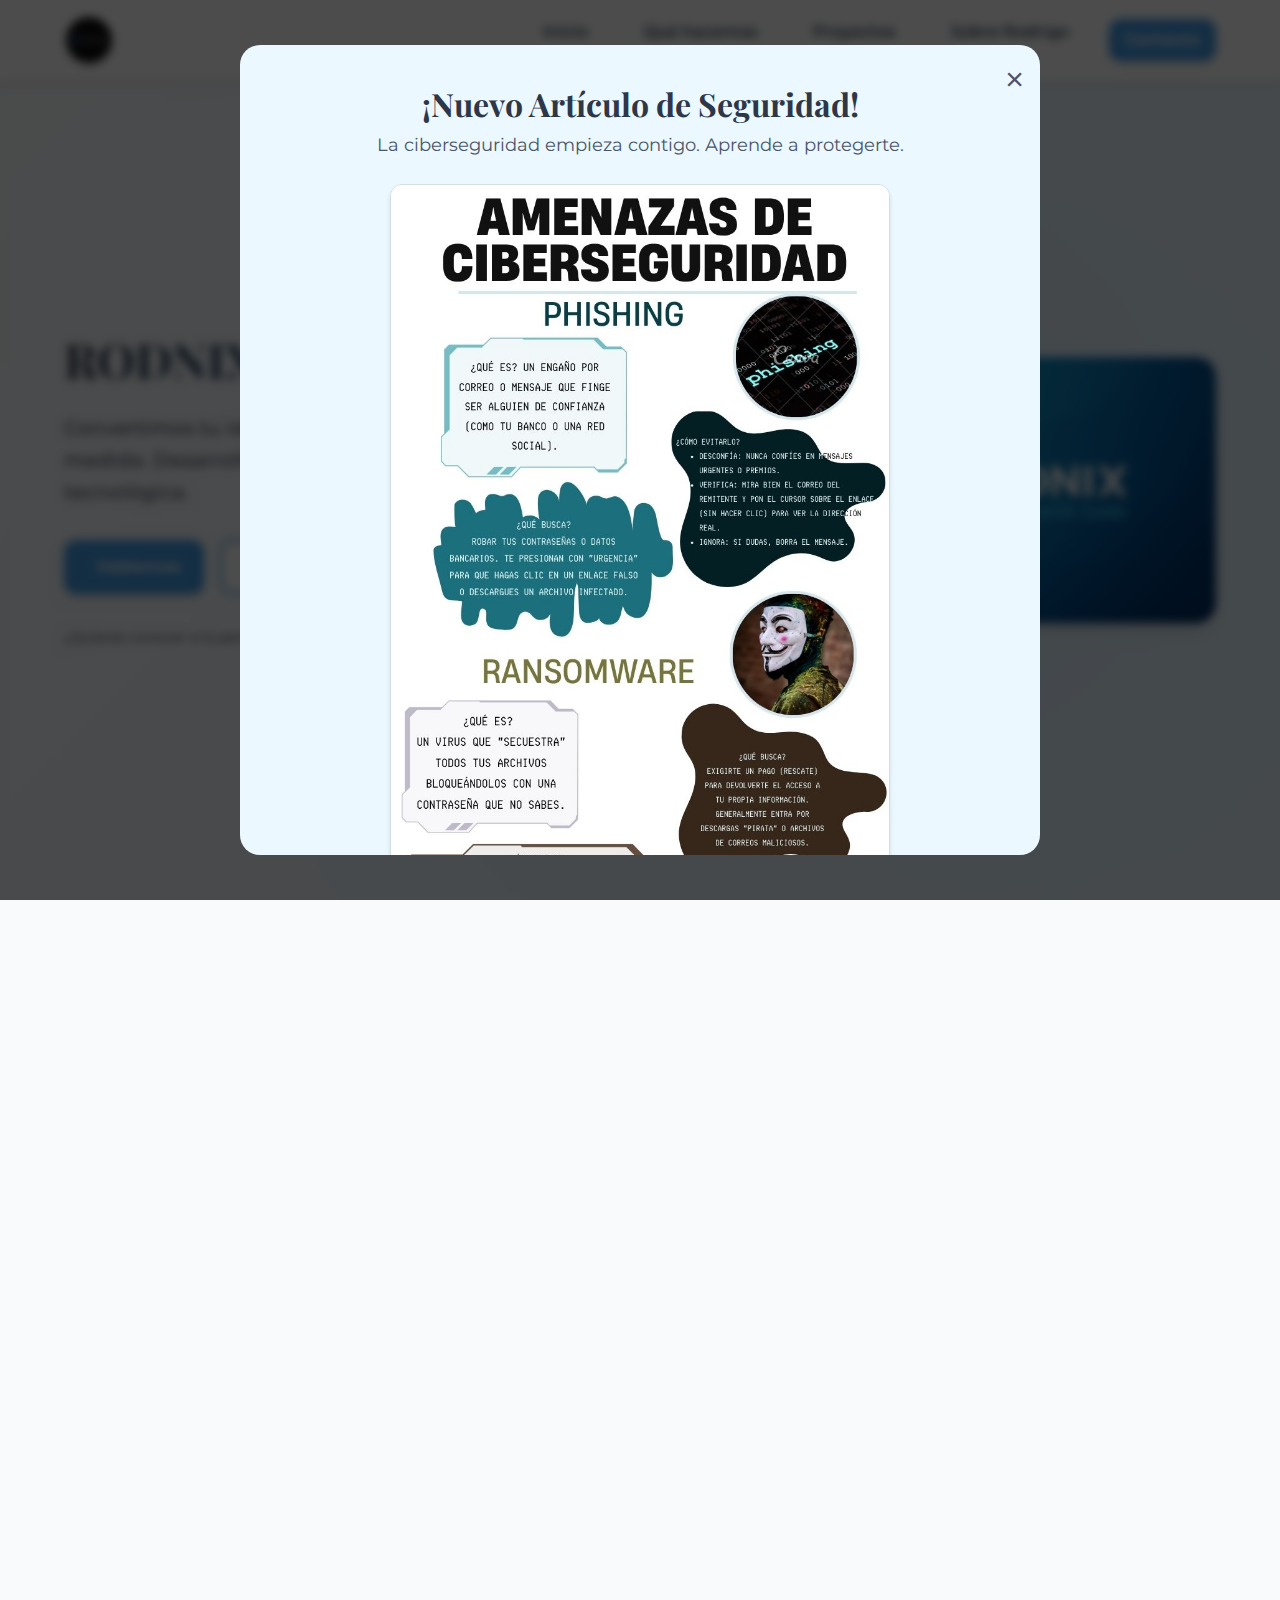
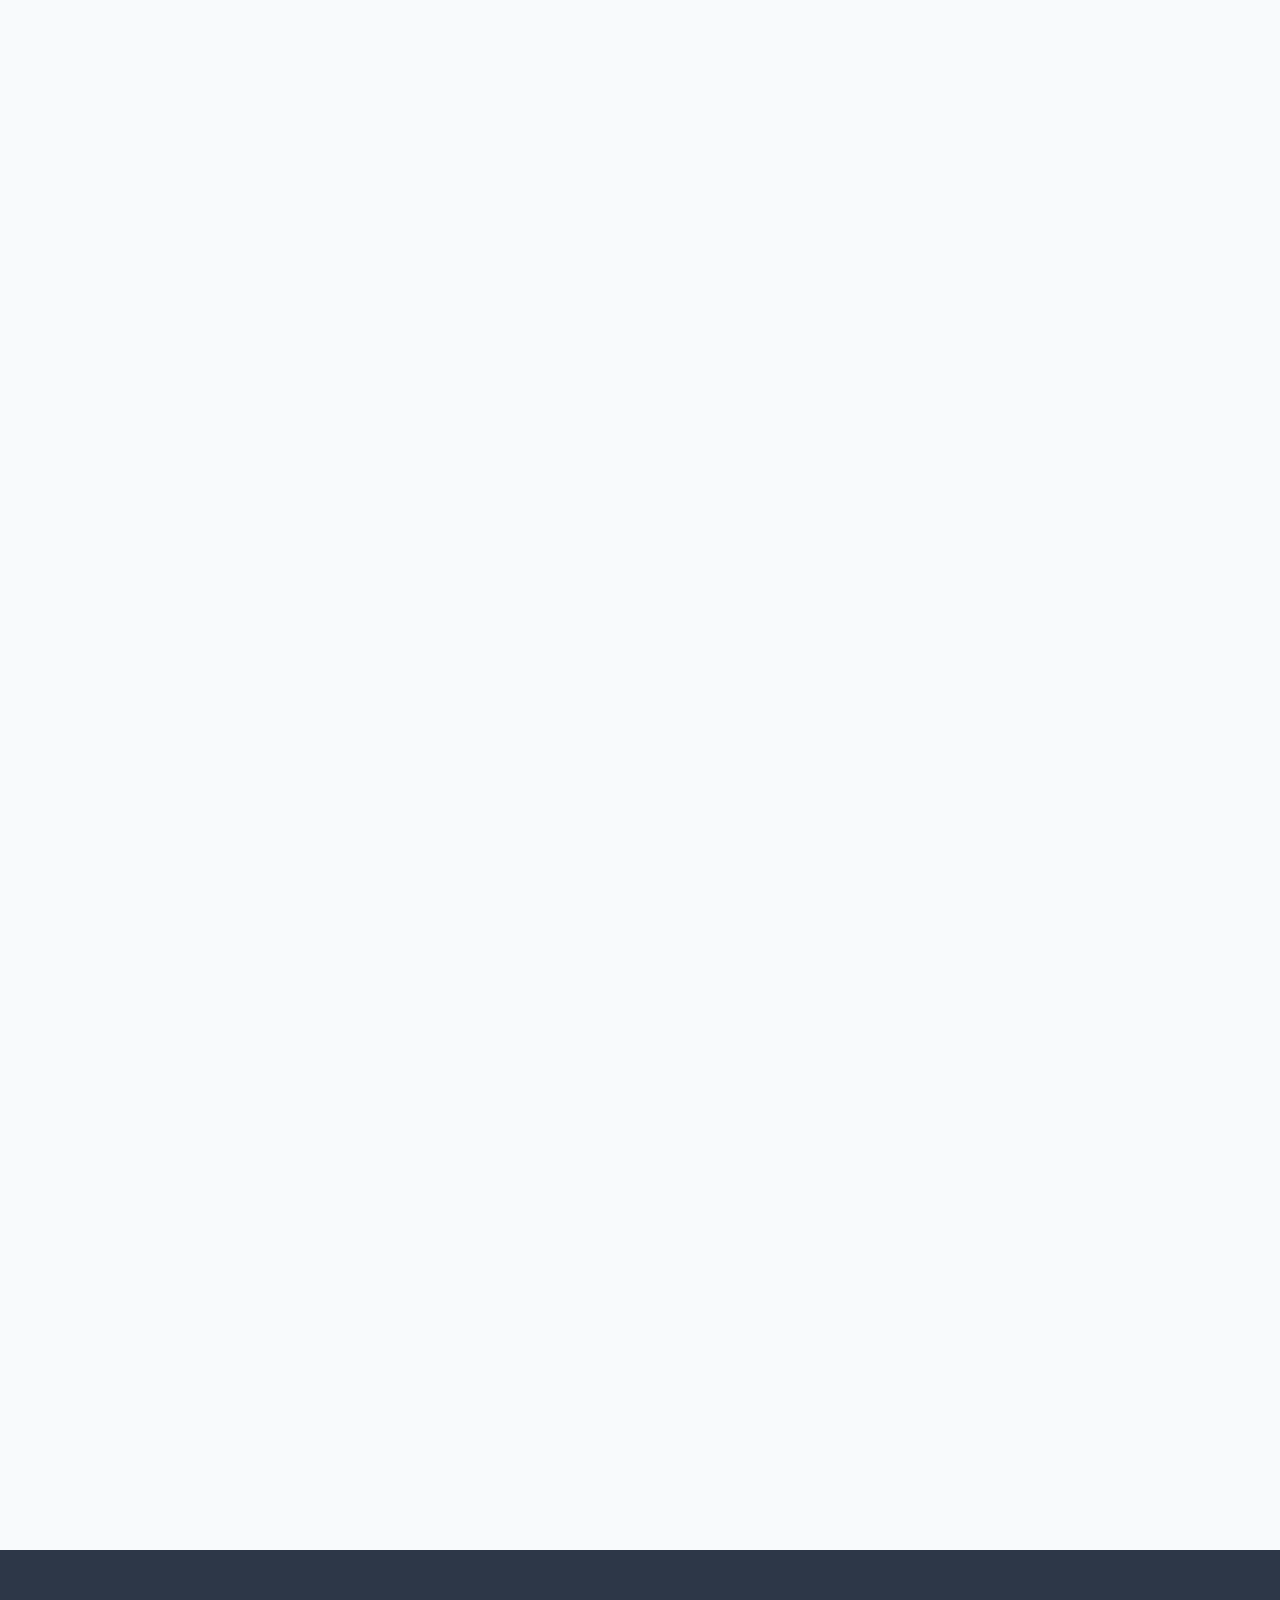
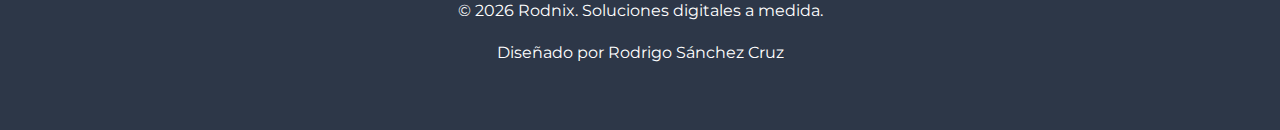
<file: index.html>
<!DOCTYPE html>
<html lang="es">
<head>
  <meta charset="UTF-8" />
  <meta name="viewport" content="width=device-width, initial-scale=1.0"/>
  <title>Rodnix | Soluciones digitales a medida</title>
  <meta name="description" content="Rodnix convierte tu idea en una app o sitio web personalizado. Desarrollo full stack, móvil y consultoría tecnológica en México.">
  
  <link rel="icon" href="images/logoRODNIX.jpg" type="image/x-icon" />
  <link rel="icon" href="images/logoRODNIX.jpg" type="image/png" />
  <link rel="apple-touch-icon" href="images/logo-apple-touch.png" />
  
  <link rel="canonical" href="https://www.rodnix.com.mx/">
  <link rel="preconnect" href="https://fonts.googleapis.com"/>
  <link rel="preconnect" href="https://fonts.gstatic.com" crossorigin/>
  <link href="https://fonts.googleapis.com/css2?family=Montserrat:wght@400;500;600;700&family=Playfair+Display:wght@700&display=swap" rel="stylesheet"/>
  <link rel="stylesheet" href="https://cdnjs.cloudflare.com/ajax/libs/font-awesome/6.4.0/css/all.min.css" integrity="sha512-iecdLmaskl7CVkqkXNQ/ZH/XLlvWZOJyj7Yy7tcenmpD1ypASozpmT/E0iPtmFIB46ZmdtAc9eNBvH0H/ZpiBw==" crossorigin="anonymous" referrerpolicy="no-referrer" />
  
  <link rel="stylesheet" href="styles.css" />

</head>
<body>
  <header class="header" aria-label="Navegación principal">
    <div data-include="header"></div>
  </header>

  <main>
    <section class="hero" id="home">
      <div class="container hero-container">
        <div class="hero-content">
          <h1 class="hero-title">RODNIX</h1>
          <p class="hero-subtitle">Convertimos tu idea en una aplicación o sitio web a medida. Desarrollo full stack, móvil y consultoría tecnológica.</p>    
          <div class="hero-cta">
            <a href="#contact" class="btn btn-primary"><i class="fas fa-paper-plane" aria-hidden="true"></i> Hablemos</a>
            <a href="#projects" class="btn btn-secondary"><i class="fas fa-rocket" aria-hidden="true"></i> Ver portafolio</a>
          </div>
          <p style="margin-top:.75rem; font-size:.9rem;">¿Quieres conocer a la persona detrás de la marca? <a href="about.html" style="font-weight:600; color: var(--accent);">Sobre Rodrigo →</a></p>
        </div>
        <div class="hero-image">
          <img src="images/branding-placeholder.png" alt="Branding Rodnix" loading="lazy">
        </div>
      </div>
    </section>

    <section class="section animate-on-scroll" id="services">
      <div class="container">
        <div class="section-header">
          <h2 class="section-title">Qué hacemos</h2>
          <p class="section-subtitle">Soluciones hechas a la medida para empresas y proyectos personales.</p>
        </div>
        <div class="projects-grid services-grid">
          <div class="project-card">
            <div class="project-info">
              <i class="fas fa-code service-icon" aria-hidden="true"></i>
              <h3>Desarrollo Web Full Stack</h3>
              <p>Aplicaciones escalables con React, .NET y Node.js integradas con APIs y arquitectura sólida.</p>
            </div>
          </div>
          <div class="project-card">
            <div class="project-info">
              <i class="fas fa-mobile-alt service-icon" aria-hidden="true"></i>
              <h3>Apps Móviles</h3>
              <p>Soluciones nativas e híbridas con Flutter y Kotlin para Android y iOS.</p>
            </div>
          </div>
          <div class="project-card">
            <div class="project-info">
              <i class="fas fa-search-dollar service-icon" aria-hidden="true"></i>
              <h3>Consultoría Técnica</h3>
              <p>Auditorías, optimización de performance y diseño de arquitectura efectiva.</p>
            </div>
          </div>
          <div class="project-card">
            <div class="project-info">
              <i class="fas fa-check-circle service-icon" aria-hidden="true"></i>
              <h3>Automatización y Testing</h3>
              <p>Pruebas, CI/CD y flujos automáticos para entregas confiables.</p>
            </div>
          </div>
        </div>
      </div>
    </section>

    <section class="section projects animate-on-scroll" id="projects">
      <div class="container">
        <div class="section-header">
          <h2 class="section-title">Proyectos destacados</h2>
          <p class="section-subtitle">Muestra rápida de lo que ya se ha hecho, con impacto.</p>
        </div>
        <div class="projects-grid">
          <article class="project-card">
            <div class="project-info">
              <h3>Sistema de transparencia</h3>
              <p>Sistema web en .NET MVC para administración de archivos, segmentado por año y apartado. Mejora de flujo académico.</p>
              <div class="project-tags">
                <span class="tag">.NET</span>
                <span class="tag">MVC</span>
                <span class="tag">SQL Server</span>
              </div>
            </div>
          </article>
          <article class="project-card">
            <div class="project-info">
              <h3>Estimador de ventanas</h3>
              <p>App en Flutter para cálculo de materiales y costos en ventanas de aluminio.</p>
              <div class="project-tags">
                <span class="tag">Flutter</span>
                <span class="tag">Desktop</span>
              </div>
            </div>
          </article>
        </div>
        <div style="text-align:center; margin-top:1rem;">
          <a href="about.html" class="btn btn-outline">Ver más sobre Rodrigo</a>
        </div>
      </div>
    </section>

    <section class="section contact animate-on-scroll" id="contact">
      <div class="container">
        <div class="section-header">
          <h2 class="section-title">Contacto</h2>
          <p class="section-subtitle">¿Tienes una idea? Vamos a construirla.</p>
        </div>
        <div class="contact-content">
          <div class="contact-item">
            <div class="about-content">
              <h3>¿Listo para empezar?</h3>
              <p>En Rodnix no vendemos plantillas: desarrollamos soluciones únicas que encajan con tu negocio y tus metas.</p>
              <p><strong>Correo:</strong> <a href="mailto:sanxcruro122@gmail.com">sanxcruro122@gmail.com</a><br>
                 <strong>WhatsApp:</strong> <a href="https://wa.me/525626116825" target="_blank">+52 56 2611 6825</a></p>
              <p><strong>Ubicación:</strong> Jilotepec, Estado de México</p>
              
              <div class="social-links">
                <h4 class="social-title">Mis redes</h4>
                <ul class="social-list">
                  <li class="social-item">
                    <a href="https://github.com/tu-usuario" target="_blank" rel="noopener noreferrer" class="social-link" aria-label="Mi perfil de GitHub">
                      <i class="fab fa-github social-icon github" aria-hidden="true"></i>
                      <span class="social-name">GitHub</span>
                    </a>
                  </li>
                  <li class="social-item">
                    <a href="https://linkedin.com/in/tu-usuario" target="_blank" rel="noopener noreferrer" class="social-link" aria-label="Mi perfil de LinkedIn">
                      <i class="fab fa-linkedin-in social-icon linkedin-in" aria-hidden="true"></i>
                      <span class="social-name">LinkedIn</span>
                    </a>
                  </li>
                </ul>
              </div>
              
              <a href="mailto:sanxcruro122@gmail.com" class="btn btn-primary" style="margin-top: 1rem;"><i class="fas fa-envelope" aria-hidden="true"></i> Escribe ahora</a>
            </div>
          </div>
          <div class="contact-item">
            <div class="about-content">
              <h3>Solicita una cotización</h3>
              <p>Rellena los datos y te contacto en menos de 24h.</p>
              <a href="mailto:sanxcruro122@gmail.com?subject=Quiero%20una%20cotización" class="btn btn-secondary" style="margin-top: 1rem;"><i class="fas fa-file-alt" aria-hidden="true"></i> Pedir cotización</a>
            </div>
          </div>
        </div>
      </div>
    </section>
  </main>

  <div class="modal-glass" id="security-modal"> 
    <div class="modal-content-glass">
      
      <button class="close" id="close-modal-btn" aria-label="Cerrar">&times;</button>
      
      <h3 class="modal-title">¡Nuevo Artículo de Seguridad!</h3>
      <p class="modal-text">La ciberseguridad empieza contigo. Aprende a protegerte.</p>
      
      <img src="images/Infografía - AMENAZAS CRÍTICAS.jpg" alt="Infografía de Amenazas de Ciberseguridad" class="modal-image">

      <a href="ciberseguridad.html" class="btn btn-primary" style="margin-top: 1rem;">
        <i class="fas fa-book-reader" aria-hidden="true"></i> Leer el artículo
      </a>

    </div>
  </div>

  <footer class="footer">
    <div class="container">
      <div data-include="footer"></div>
    </div>
  </footer>

  <script src="script.js" defer></script>
  <script src="include.js" defer></script>
</body>
</html>
</file>
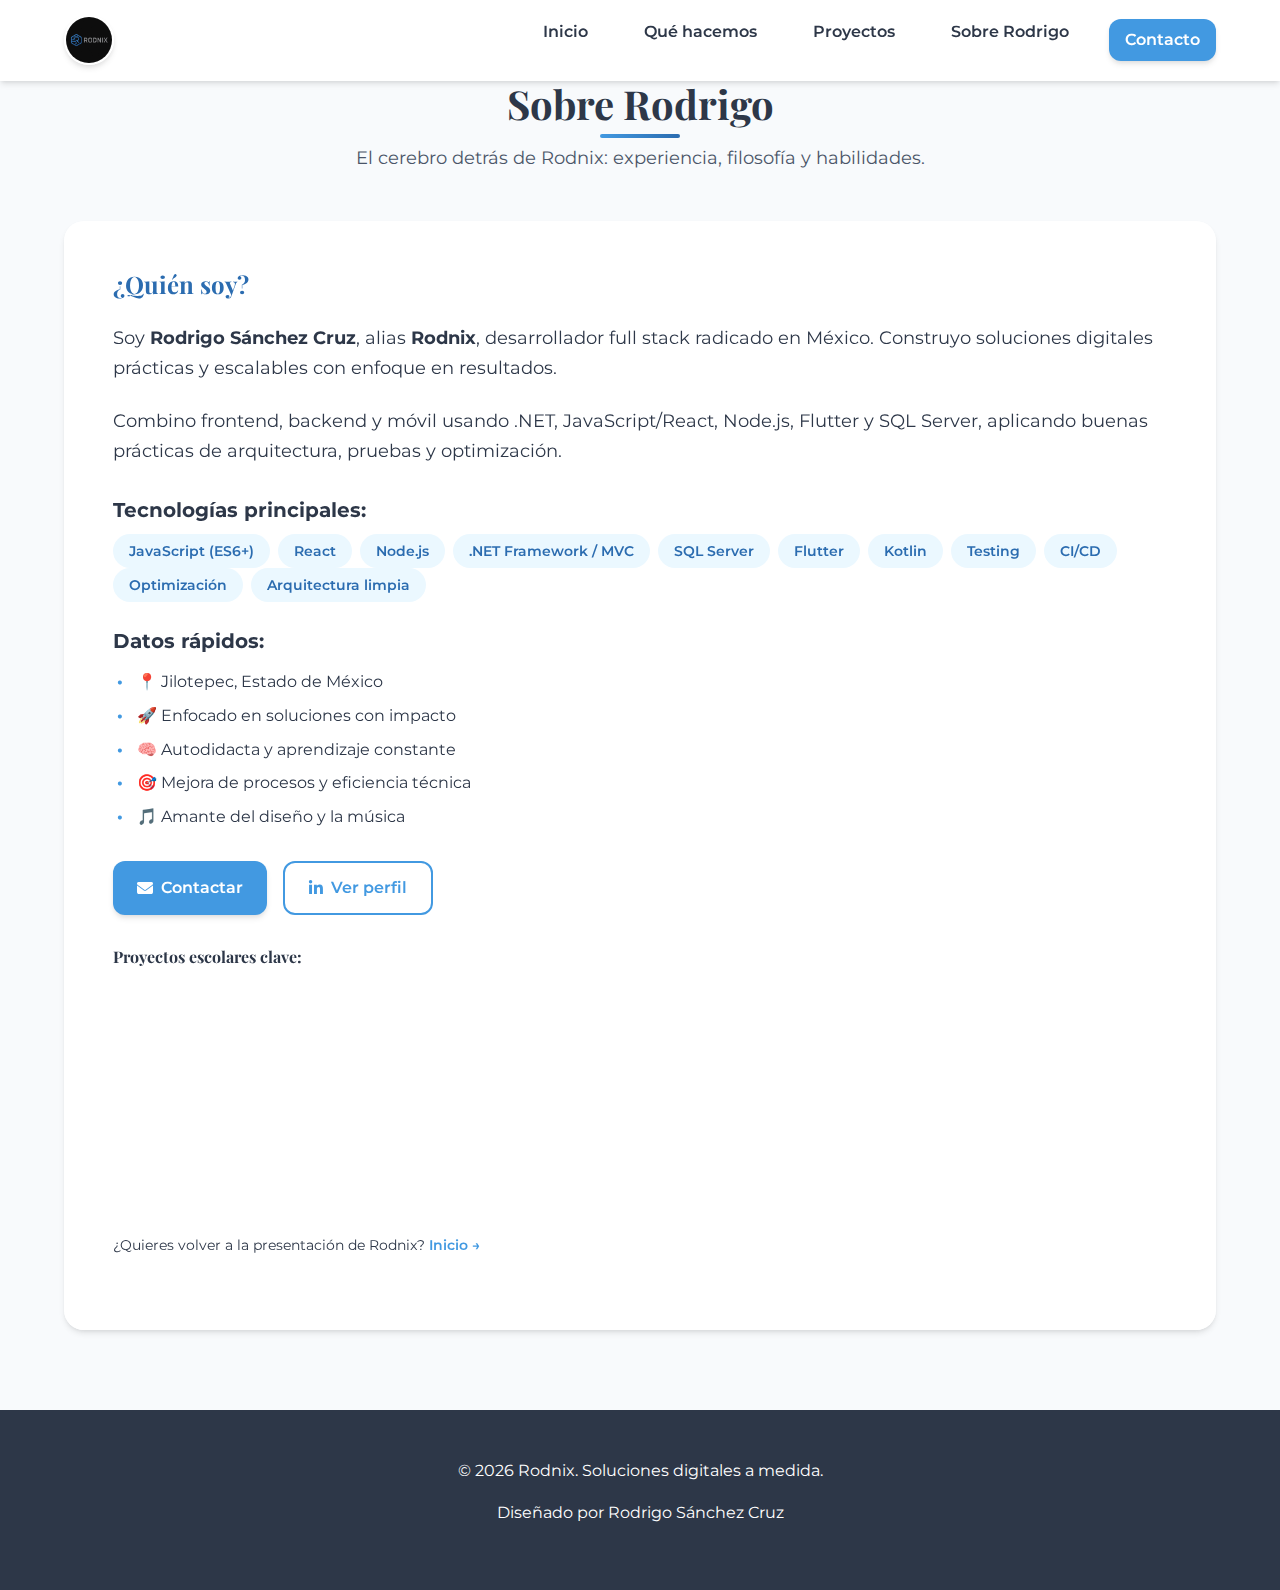
<file: about.html>
<!DOCTYPE html>
<html lang="es">
<head>
  <meta charset="UTF-8" />
  <meta name="viewport" content="width=device-width, initial-scale=1.0"/>
  <title>Sobre Rodrigo | Rodnix</title>
  <meta name="description" content="Rodrigo Sánchez Cruz (Rodnix) – desarrollador full stack: experiencia, stack técnico y proyectos.">
  <link rel="icon" href="images/logoRODNIX.jpg" type="image/x-icon" />
  <link rel="stylesheet" href="styles.css"/>
  <link rel="preconnect" href="https://fonts.googleapis.com"/>
  <link rel="preconnect" href="https://fonts.gstatic.com" crossorigin/>
  <link href="https://fonts.googleapis.com/css2?family=Montserrat:wght@400;500;600;700&family=Playfair+Display:wght@700&display=swap" rel="stylesheet"/>
  <link rel="stylesheet" href="https://cdnjs.cloudflare.com/ajax/libs/font-awesome/6.4.0/css/all.min.css" integrity="…" crossorigin="anonymous" referrerpolicy="no-referrer" />
</head>
<body>
  <header class="header">
    <div data-include="header"></div>
  </header>

  <main>
    <section class="section about" id="about">
      <div class="container">
        <div class="section-header">
          <h2 class="section-title">Sobre <span>Rodrigo</span></h2>
          <p class="section-subtitle">El cerebro detrás de Rodnix: experiencia, filosofía y habilidades.</p>
        </div>
        <div class="about-content">
          <div class="about-text">
            <h3>¿Quién soy?</h3>
            <p>Soy <strong>Rodrigo Sánchez Cruz</strong>, alias <strong>Rodnix</strong>, desarrollador full stack radicado en México. Construyo soluciones digitales prácticas y escalables con enfoque en resultados.</p>
            <p>Combino frontend, backend y móvil usando .NET, JavaScript/React, Node.js, Flutter y SQL Server, aplicando buenas prácticas de arquitectura, pruebas y optimización.</p>
          </div>

          <div class="skills">
            <h4>Tecnologías principales:</h4>
            <ul class="skills-list">
              <li><span class="skill-tag">JavaScript (ES6+)</span></li>
              <li><span class="skill-tag">React</span></li>
              <li><span class="skill-tag">Node.js</span></li>
              <li><span class="skill-tag">.NET Framework / MVC</span></li>
              <li><span class="skill-tag">SQL Server</span></li>
              <li><span class="skill-tag">Flutter</span></li>
              <li><span class="skill-tag">Kotlin</span></li>
              <li><span class="skill-tag">Testing</span></li>
              <li><span class="skill-tag">CI/CD</span></li>
              <li><span class="skill-tag">Optimización</span></li>
              <li><span class="skill-tag">Arquitectura limpia</span></li>
            </ul>
          </div>

          <div class="facts">
            <h4>Datos rápidos:</h4>
            <ul>
              <li>📍 Jilotepec, Estado de México</li>
              <li>🚀 Enfocado en soluciones con impacto</li>
              <li>🧠 Autodidacta y aprendizaje constante</li>
              <li>🎯 Mejora de procesos y eficiencia técnica</li>
              <li>🎵 Amante del diseño y la música</li>
            </ul>
          </div>

          <div class="cv-actions">
            <a href="mailto:sanxcruro122@gmail.com" class="btn btn-primary"><i class="fas fa-envelope"></i> Contactar</a>
            <a href="https://www.linkedin.com/in/rodrigo-sanchez-cruz-925785327" target="_blank" class="btn btn-secondary"><i class="fab fa-linkedin-in"></i> Ver perfil</a>
          </div>

          <div style="margin-top:2rem;">
            <h4>Proyectos escolares clave:</h4>
            <div class="projects-grid">
              <article class="project-card">
                <div class="project-info">
                  <h3>Sistema de transparencia</h3>
                  <p>Administración documental segmentada por año y apartado. Mejora del flujo académico.</p>
                  <div class="project-tags">
                    <span class="tag">.NET</span>
                    <span class="tag">MVC</span>
                    <span class="tag">SQL Server</span>
                  </div>
                </div>
              </article>
              <article class="project-card">
                <div class="project-info">
                  <h3>Estimador de costos</h3>
                  <p>App en Flutter para cálculo de materiales en ventanas de aluminio.</p>
                  <div class="project-tags">
                    <span class="tag">Flutter</span>
                    <span class="tag">Desktop</span>
                  </div>
                </div>
              </article>
            </div>
          </div>

          <p style="margin-top:2rem; font-size:.9rem;">¿Quieres volver a la presentación de Rodnix? <a href="index.html" style="font-weight:600; color: var(--accent);">Inicio →</a></p>
        </div>
      </div>
    </section>
  </main>

  <footer class="footer">
    <div class="container">
      <div data-include="footer"></div>
    </div>
  </footer>

  <script src="include.js" defer></script>
  <script src="script.js" defer></script>
</body>
</html>
</file>
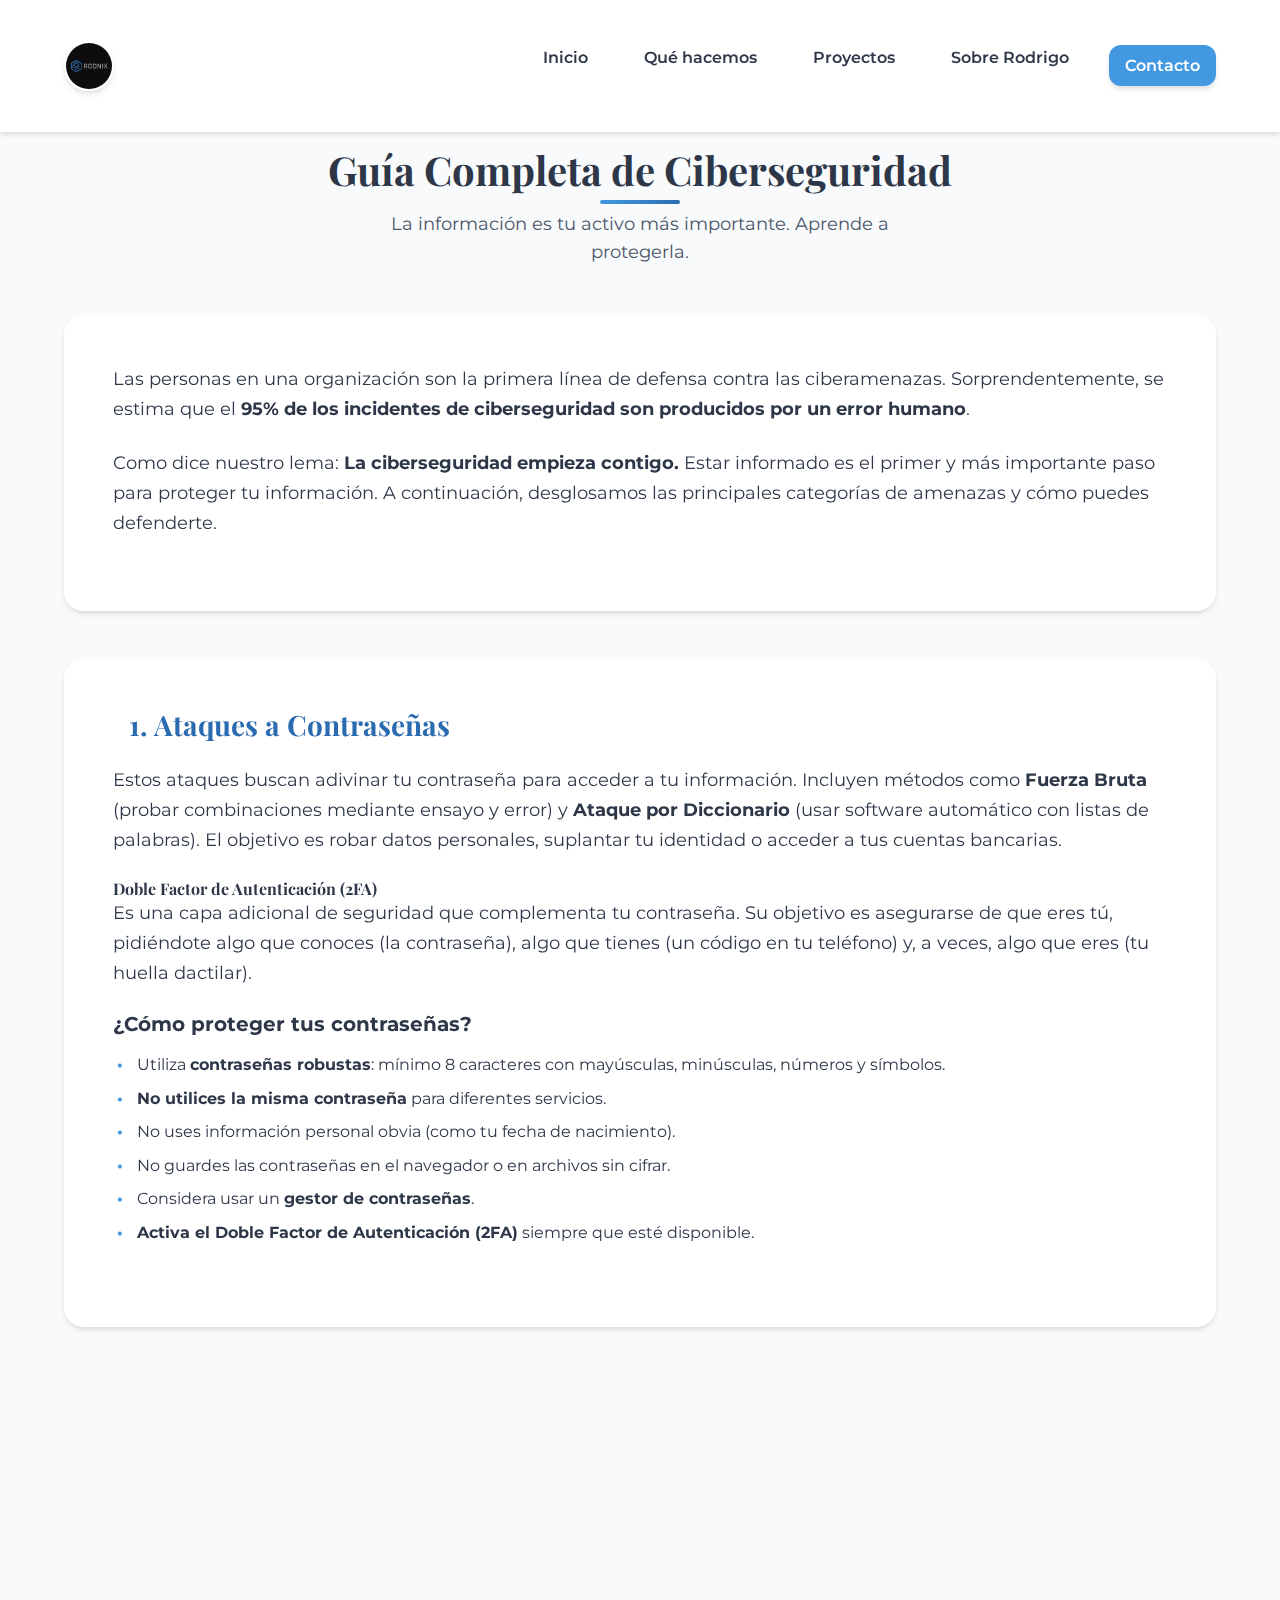
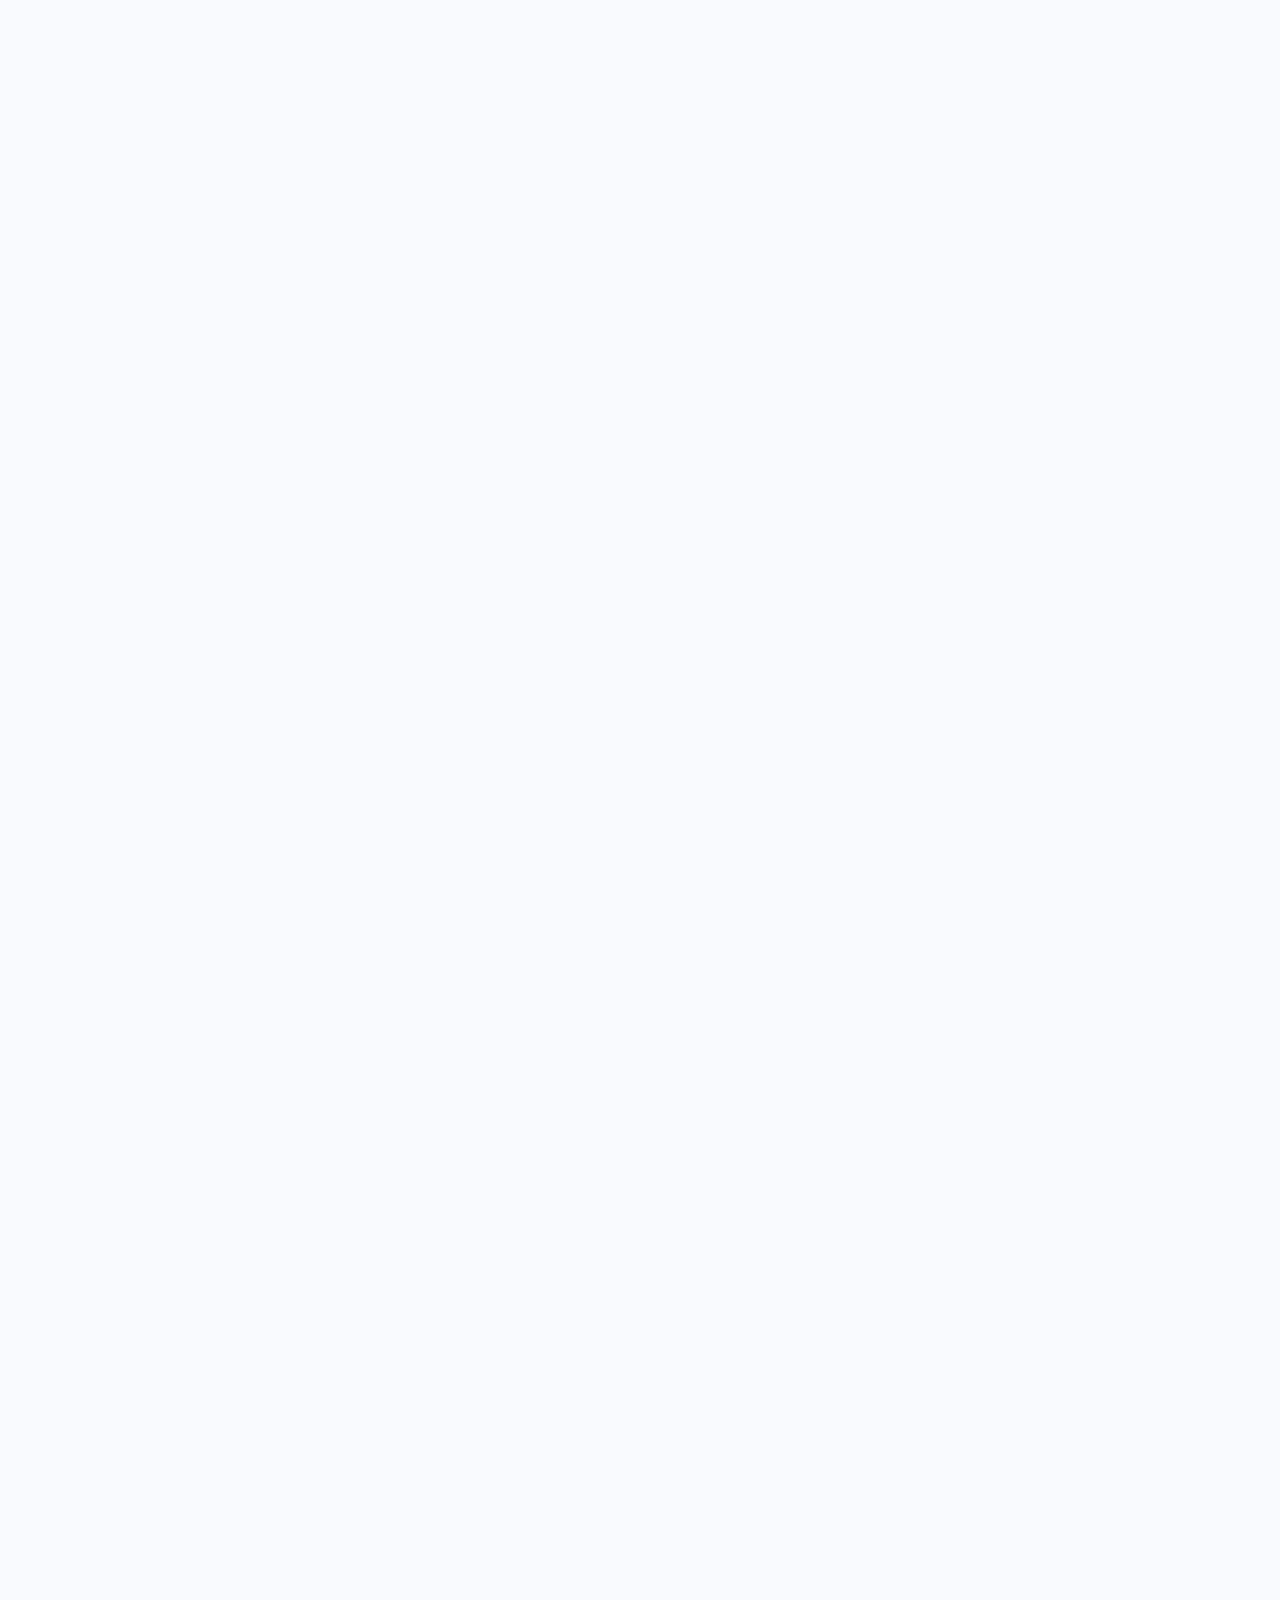
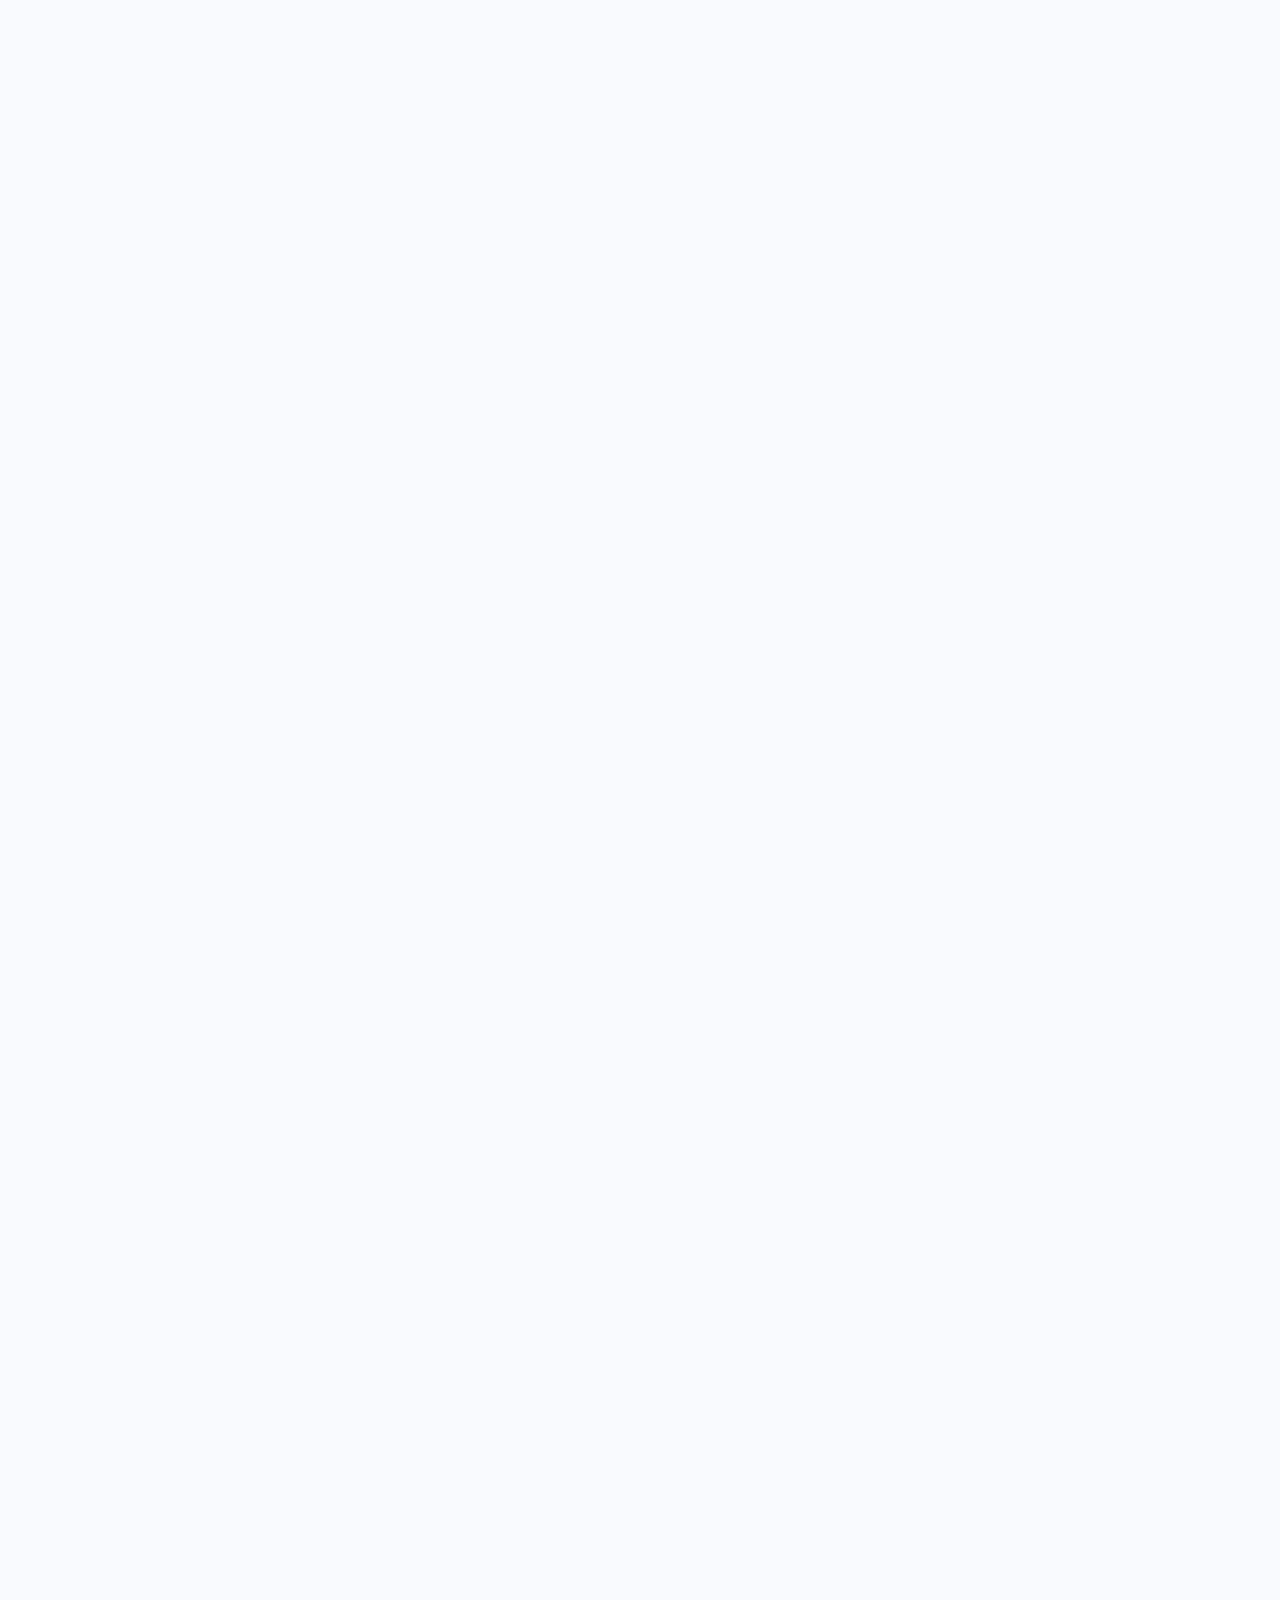
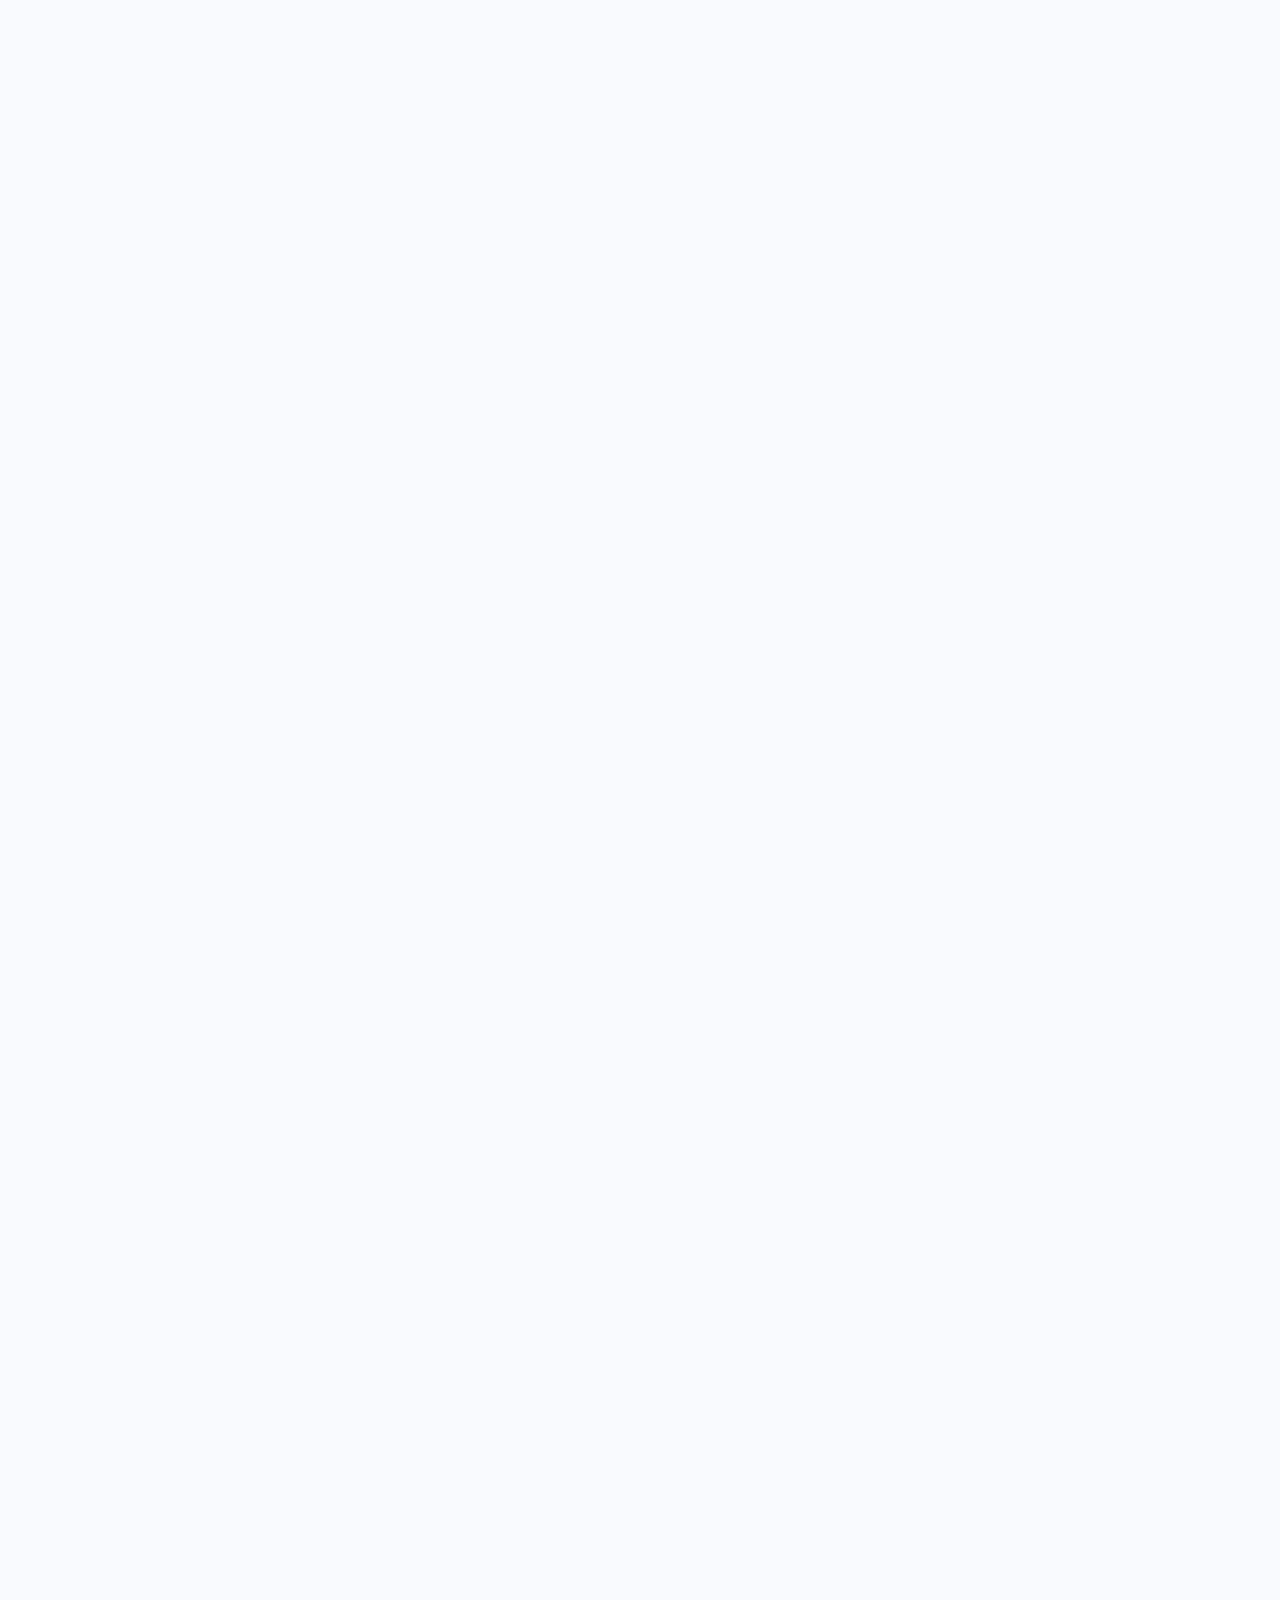
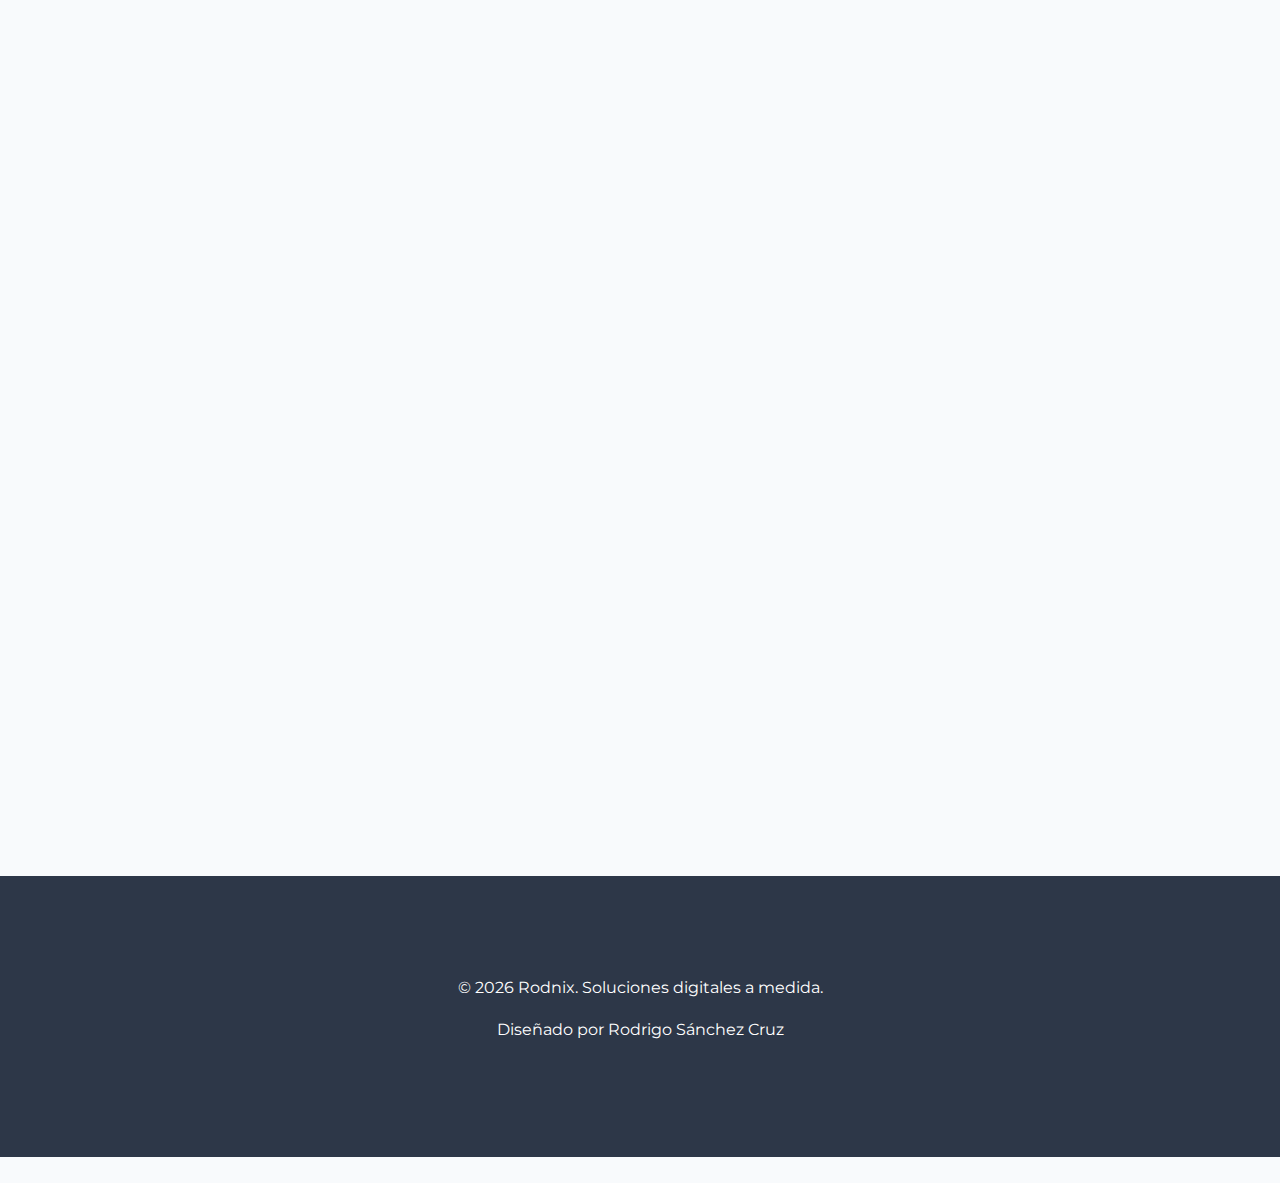
<file: ciberseguridad.html>
<!DOCTYPE html>
<html lang="es">
<head>
  <meta charset="UTF-8" />
  <meta name="viewport" content="width=device-width, initial-scale=1.0"/>
  
    <title>Rodnix | Guía Completa de Ciberseguridad</title>
  <meta name="description" content="Una guía detallada sobre las principales amenazas de ciberseguridad, incluyendo Phishing, Malware, Ataques a Conexiones, y cómo protegerte.">
  
  <link rel="icon" href="images/logoRODNIX.jpg" type="image/x-icon" />
  <link rel="icon" href="images/logoRODNIX.jpg" type="image/png" />
  <link rel="apple-touch-icon" href="images/logo-apple-touch.png" />
  
  <link rel="canonical" href="https://www.rodnix.com.mx/ciberseguridad.html">
  
  <link rel="preconnect" href="https://fonts.googleapis.com"/>
  <link rel="preconnect" href="https://fonts.gstatic.com" crossorigin/>
  <link href="https://fonts.googleapis.com/css2?family=Montserrat:wght@400;500;600;700&family=Playfair+Display:wght@700&display=swap" rel="stylesheet"/>
  <link rel="stylesheet" href="https://cdnjs.cloudflare.com/ajax/libs/font-awesome/6.4.0/css/all.min.css" integrity="sha512-iecdLmaskl7CVkqkXNQ/ZH/XLlvWZOJyj7Yy7tcenmpD1ypASozpmT/E0iPtmFIB46ZmdtAc9eNBvH0H/ZpiBw==" crossorigin="anonymous" referrerpolicy="no-referrer" />
  
  <link rel="stylesheet" href="styles.css" />

</head>
<body>
  
  <header class="header" aria-label="Navegación principal">
    <div data-include="header"></div>
  </header>

  <main>
    <section class="section animate-on-scroll" id="article" style="padding-top: 120px;">
      <div class="container">
        
        <div class="section-header">
          <h2 class="section-title">Guía Completa de Ciberseguridad</h2>
          <p class="section-subtitle">La información es tu activo más importante. Aprende a protegerla.</p>
        </div>

        <div class="about-content" style="margin-bottom: 3rem;">
          <p>Las personas en una organización son la primera línea de defensa contra las ciberamenazas. Sorprendentemente, se estima que el <strong>95% de los incidentes de ciberseguridad son producidos por un error humano</strong>.</p>
          <p>Como dice nuestro lema: <strong>La ciberseguridad empieza contigo.</strong> Estar informado es el primer y más importante paso para proteger tu información. A continuación, desglosamos las principales categorías de amenazas y cómo puedes defenderte.</p>
        </div>

        <div class="about-content" style="margin-bottom: 2rem;">
          <h3 style="font-size: 1.75rem; display: flex; align-items: center; gap: 1rem;"><i class="fas fa-key service-icon" style="font-size: 1.75rem; margin-bottom: 0; color: var(--accent-dark);"></i>1. Ataques a Contraseñas</h3>
          <p>Estos ataques buscan adivinar tu contraseña para acceder a tu información. Incluyen métodos como <strong>Fuerza Bruta</strong> (probar combinaciones mediante ensayo y error) y <strong>Ataque por Diccionario</strong> (usar software automático con listas de palabras). El objetivo es robar datos personales, suplantar tu identidad o acceder a tus cuentas bancarias.</p>
          
          <h4 style="margin-top: 1.5rem;">Doble Factor de Autenticación (2FA)</h4>
          <p>Es una capa adicional de seguridad que complementa tu contraseña. Su objetivo es asegurarse de que eres tú, pidiéndote algo que conoces (la contraseña), algo que tienes (un código en tu teléfono) y, a veces, algo que eres (tu huella dactilar).</p>

          <div class="facts" style="text-align: left; margin-top: 1rem;">
            <h4 style="font-family: var(--font-main);">¿Cómo proteger tus contraseñas?</h4>
            <ul>
              <li>Utiliza <strong>contraseñas robustas</strong>: mínimo 8 caracteres con mayúsculas, minúsculas, números y símbolos.</li>
              <li><strong>No utilices la misma contraseña</strong> para diferentes servicios.</li>
              <li>No uses información personal obvia (como tu fecha de nacimiento).</li>
              <li>No guardes las contraseñas en el navegador o en archivos sin cifrar.</li>
              <li>Considera usar un <strong>gestor de contraseñas</strong>.</li>
              <li><strong>Activa el Doble Factor de Autenticación (2FA)</strong> siempre que esté disponible.</li>
            </ul>
          </div>
        </div>

        <div class="about-content" style="margin-bottom: 2rem;">
          <h3 style="font-size: 1.75rem; display: flex; align-items: center; gap: 1rem;"><i class="fas fa-user-secret service-icon" style="font-size: 1.75rem; margin-bottom: 0; color: var(--accent-dark);"></i>2. Ingeniería Social</h3>
          <p>Son técnicas dirigidas a engañar a los usuarios para que revelen información personal o permitan al atacante tomar control de sus dispositivos.</p>
          
          <h4 style="margin-top: 1.5rem;">Phishing, Vishing y Smishing</h4>
          <p>Es un mensaje que suplanta a una entidad legítima (banco, red social) con carácter urgente o atractivo para que hagas clic en un enlace falso o descargues un archivo malicioso.
          <br><strong>Tipos:</strong> <strong>Phishing</strong> (Email), <strong>Vishing</strong> (Llamada telefónica), <strong>Smishing</strong> (SMS).</p>
          <div class="facts" style="text-align: left; margin-top: 1rem;">
            <h4 style="font-family: var(--font-main);">¿Cómo evitarlo?</h4>
            <ul>
              <li>Desconfía de mensajes con peticiones urgentes o "chollos".</li>
              <li>Detecta errores gramaticales en el mensaje.</li>
              <li>Pasa el cursor sobre los enlaces (sin hacer clic) para ver la URL real.</li>
              <li>Comprueba que el remitente es legítimo.</li>
              <li>Nunca des el control de tu equipo por teléfono (Vishing).</li>
              <li>No contestes; borra el mensaje.</li>
            </ul>
          </div>

          <h4 style="margin-top: 1.5rem;">Baiting (Gancho)</h4>
          <p>Usa un medio físico (como una USB infectada) y tu curiosidad. El atacante deja la USB en un lugar público esperando que alguien la conecte para robar datos o tomar control del equipo.</p>
          <div class="facts" style="text-align: left; margin-top: 1rem;">
            <h4 style="font-family: var(--font-main);">¿Cómo evitarlo?</h4>
            <ul>
              <li>La mejor defensa es <strong>nunca conectar dispositivos USB desconocidos</strong> a tus equipos.</li>
              <li>Mantén tu sistema y antivirus actualizados.</li>
            </ul>
          </div>

          <h4 style="margin-top: 1.5rem;">Shoulder Surfing</h4>
          <p>El atacante mira "por encima del hombro" en lugares públicos (cafeterías, cajeros) para robar contraseñas, códigos de desbloqueo o ver documentos confidenciales.</p>
          <div class="facts" style="text-align: left; margin-top: 1rem;">
            <h4 style="font-family: var(--font-main);">¿Cómo evitarlo?</h4>
            <ul>
              <li>Evita que terceros tengan visión de tu pantalla en sitios públicos.</li>
              <li>Utiliza filtros "anti-espía" para tu pantalla.</li>
            </ul>
          </div>

          <h4 style="margin-top: 1.5rem;">Dumpster Diving (Buscar en la basura)</h4>
          <p>Consiste en buscar en tu basura física para obtener información útil, como documentos con claves, contactos o dispositivos electrónicos desechados sin borrar.</p>
          <div class="facts" style="text-align: left; margin-top: 1rem;">
            <h4 style="font-family: var(--font-main);">¿Cómo evitarlo?</h4>
            <ul>
              <li>Utiliza una <strong>trituradora de papel</strong> para documentos físicos.</li>
              <li>Formatea o resetea a valores de fábrica los dispositivos antes de desecharlos.</li>
              <li>Borra la información de los navegadores (cookies, historial).</li>
              <li>Elimina las cuentas de los servicios que ya no uses.</li>
              <li>Usa herramientas de borrado seguro en discos duros.</li>
            </ul>
          </div>

          <h4 style="margin-top: 1.5rem;">Spam</h4>
          <p>Envío de grandes cantidades de mensajes no deseados. La mayoría tiene una finalidad comercial, pero pueden contener Phishing o Malware.</p>
          <div class="facts" style="text-align: left; margin-top: 1rem;">
            <h4 style="font-family: var(--font-main);">¿Cómo evitarlo?</h4>
            <ul>
              <li>Usa una cuenta de correo alternativa para registros y promociones.</li>
              <li>No publiques tu correo principal en foros o blogs.</li>
              <li>Al reenviar correos, usa la <strong>Copia Oculta (CCO)</strong>.</li>
              <li>No intentes "dar de baja" de un correo basura; esto confirma que la cuenta está activa.</li>
              <li>Revisa la política de privacidad de los servicios (si comparten tus datos).</li>
              <li>No descargues adjuntos de remitentes desconocidos.</li>
            </ul>
          </div>
        </div>

        <div class="about-content" style="margin-bottom: 2rem;">
          <h3 style="font-size: 1.75rem; display: flex; align-items: center; gap: 1rem;"><i class="fas fa-wifi service-icon" style="font-size: 1.75rem; margin-bottom: 0; color: var(--accent-dark);"></i>3. Ataques a las Conexiones</h3>
          <p>El atacante se interpone en el intercambio de información entre tú y un servicio web para monitorizar y robar datos.</p>
          
          <h4 style="margin-top: 1.5rem;">Redes Trampa (Wi-Fi Falsas)</h4>
          <p>Creación de redes Wi-Fi falsas en lugares públicos (aeropuertos, cafeterías) con un nombre igual o similar a la original (ej. "WiFi_Gratis"). El objetivo es robar tus datos (bancarios, redes sociales) cuando te conectas.</p>
          <div class="facts" style="text-align: left; margin-top: 1rem;">
            <h4 style="font-family: var(--font-main);">¿Cómo evitarlo?</h4>
            <ul>
              <li><strong>Nunca utilices redes Wi-Fi públicas</strong> para intercambiar información sensible.</li>
              <li>Desconecta la función de "conectarse automáticamente a redes abiertas".</li>
              <li>Si es una emergencia, recurre a una <strong>VPN (Red Privada Virtual)</strong>, que cifra tu conexión.</li>
            </ul>
          </div>

          <h4 style="margin-top: 1.5rem;">Spoofing (Suplantación)</h4>
          <p>Consiste en falsear la identidad de una web, un correo o una IP para acceder a tus datos.
          <br><strong>Web Spoofing:</strong> Es una copia de una web real con una URL muy similar para robar tus credenciales.
          <br><strong>Email Spoofing:</strong> Suplanta la dirección de correo de una persona de confianza para enviar Phishing o Spam.
          <br><strong>DNS Spoofing:</strong> El atacante infecta tu router para redirigirte a una web fraudulenta aunque tú hayas escrito la dirección correcta en el navegador.</p>
          <div class="facts" style="text-align: left; margin-top: 1rem;">
            <h4 style="font-family: var(--font-main);">¿Cómo evitarlo?</h4>
            <ul>
              <li>Revisa siempre la URL y comprueba que la página usa <strong>HTTPS</strong>.</li>
              <li>Usa firma digital o cifrado para correos importantes.</li>
              <li>Asegura tu router: cambia la contraseña por defecto y restringe el acceso remoto.</li>
            </ul>
          </div>

          <h4 style="margin-top: 1.5rem;">Ataques a Cookies</h4>
          <p>Las cookies son ficheros que almacenan información de las webs que visitas. Un ataque consiste en el robo o modificación de esa información para robar tu identidad o credenciales.</p>
          <div class="facts" style="text-align: left; margin-top: 1rem;">
            <h4 style="font-family: var(--font-main);">¿Cómo evitarlo?</h4>
            <ul>
              <li>Elimina cada cierto tiempo los datos de navegación (cookies, historial).</li>
              <li>Usa el modo incógnito al intercambiar información sensible.</li>
              <li>No guardes contraseñas en el navegador.</li>
            </ul>
          </div>

          <h4 style="margin-top: 1.5rem;">Man in the Middle (MITM)</h4>
          <p>El atacante se sitúa "en medio" de tu comunicación con el servidor, interceptando, leyendo o manipulando los datos (credenciales, mensajes, etc.). Es común en redes públicas.</p>
          <div class="facts" style="text-align: left; margin-top: 1rem;">
            <h4 style="font-family: var(--font-main);">¿Cómo evitarlo?</h4>
            <ul>
              <li><strong>NO TE CONECTES A REDES PÚBLICAS</strong>.</li>
              <li>Mantén tus dispositivos actualizados.</li>
              <li>Usa contraseñas robustas y 2FA.</li>
              <li>Navega por páginas HTTPS.</li>
              <li>Usa aplicaciones con cifrado de extremo a extremo.</li>
              <li>Utiliza una VPN.</li>
            </ul>
          </div>

          <h4 style="margin-top: 1.5rem;">Otros Ataques de Red</h4>
          <ul style="padding-left: 1.5rem; list-style-type: disc;">
            <li><strong>Ataque DDoS:</strong> Ataca un servidor web desde muchos equipos a la vez para que deje de funcionar.</li>
            <li><strong>Inyección SQL:</strong> Inserta código malicioso en una web para robar o destruir la base de datos.</li>
          </ul>
        </div>

        <div class="about-content" style="margin-bottom: 2rem;">
          <h3 style="font-size: 1.75rem; display: flex; align-items: center; gap: 1rem;"><i class="fas fa-bug service-icon" style="font-size: 1.75rem; margin-bottom: 0; color: var(--accent-dark);"></i>4. Ataques por Malware (Software Malicioso)</h3>
          <p>Programas diseñados para robar información, causar daños u obtener un beneficio económico. Se propagan por correos, descargas o webs no fiables.</p>
          
          <h4 style="margin-top: 1.5rem;">Tipos comunes de Malware:</h4>
          <ul style="padding-left: 1.5rem; list-style-type: disc;">
            <li><strong>Troyanos (Trojans):</strong> Se camuflan como software legítimo. Pueden robar datos (Stealers), registrar tus teclas (Keyloggers) o crear "puertas traseras" (Backdoors) para control remoto.</li>
            <li><strong>Ransomware:</strong> Un tipo de troyano que "secuestra" (cifra) tus archivos y exige un pago (rescate) para recuperarlos.</li>
            <li><strong>Virus y Gusanos (Worms):</strong> Se diseñan para copiarse a sí mismos y propagarse a otros dispositivos, consumiendo recursos y dañando el sistema.</li>
            <li><strong>Adware:</strong> Muestra anuncios no deseados de forma masiva. Suele instalarse junto a otros programas legítimos sin que te des cuenta.</li>
            <li><strong>Spyware:</strong> Recopila información y supervisa toda tu actividad (historial, cámara, micrófono) para compartirla con el atacante.</li>
            <li><strong>Rogueware:</strong> Simula ser un antivirus, mostrándote alertas falsas de virus para que hagas clic y descargues el malware real.</li>
            <li><strong>Botnets:</strong> Redes de dispositivos infectados (zombies) controlados remotamente por un atacante para lanzar otros ataques.</li>
            <li><strong>Criptojacking:</strong> Usa los recursos de tu equipo (CPU, electricidad) sin tu consentimiento para "minar" criptomonedas.</li>
            <li><strong>Apps Maliciosas:</strong> Se hacen pasar por apps legítimas (fuera de tiendas oficiales) pidiendo permisos abusivos para robar tu información.</li>
          </ul>

          <div class="facts" style="text-align: left; margin-top: 1rem;">
            <h4 style="font-family: var(--font-main);">¿Cómo prevenir el Malware?</h4>
            <ul>
              <li>Mantén tu <strong>antivirus</strong>, sistema operativo y navegador siempre <strong>actualizados</strong>.</li>
              <li><strong>No ejecutes archivos</strong>, enlaces o conectes USBs de dudosa procedencia.</li>
              <li><strong>Descarga aplicaciones y software SÓLO de sitios oficiales</strong>.</li>
              <li>Presta atención al instalar programas y desmarca las casillas de "software adicional".</li>
              <li>Confía solo en las herramientas de seguridad legítimas, no en pop-ups de "alerta" (Rogueware).</li>
              <li>Al instalar apps, dales solo los permisos imprescindibles.</li>
            </ul>
          </div>
        </div>

        <div class="about-content" style="margin-top: 3rem;">
          <h3>Decálogo Básico de Ciberseguridad</h3>
          <p>La cultura de ciberseguridad y la concienciación de las personas es el pilar fundamental sobre el que se apoya la ciberseguridad. Aquí tienes un resumen de las 10 reglas de oro:</p>
          <div class="facts" style="margin: 1.5rem 0;">
            <ol style="padding-left: 1.5rem; list-style-type: decimal;">
              <li style="margin-bottom: 0.5rem; position: relative; left: 1.25rem;"><strong>Antivirus:</strong> Utiliza un antivirus y mantenlo siempre activo y actualizado.</li>
              <li style="margin-bottom: 0.5rem; position: relative; left: 1.25rem;"><strong>Actualizaciones:</strong> Mantén tu sistema operativo, navegador y aplicaciones siempre actualizados.</li>
              <li style="margin-bottom: 0.5rem; position: relative; left: 1.25rem;"><strong>Contraseñas:</strong> Usa contraseñas robustas y diferentes. Activa la verificación en dos pasos.</li>
              <li style="margin-bottom: 0.5rem; position: relative; left: 1.25rem;"><strong>Sentido Común:</strong> Desconfía de adjuntos, enlaces o promociones sospechosas.</li>
              <li style="margin-bottom: 0.5rem; position: relative; left: 1.25rem;"><strong>Navegación Segura:</strong> Utiliza solo webs seguras con HTTPS y certificado digital.</li>
              <li style="margin-bottom: 0.5rem; position: relative; left: 1.25rem;"><strong>Descargas Oficiales:</strong> Descarga solo de sitios oficiales y da solo los permisos imprescindibles.</li>
              <li style="margin-bottom: 0.5rem; position: relative; left: 1.25rem;"><strong>Wi-Fi Público:</strong> Evita conectarte a redes Wi-Fi públicas. Si es necesario, usa una VPN.</li>
              <li style="margin-bottom: 0.5rem; position: relative; left: 1.25rem;"><strong>Información Personal:</strong> No compartas datos personales en sitios web no fiables.</li>
              <li style="margin-bottom: 0.5rem; position: relative; left: 1.25rem;"><strong>Copias de Seguridad:</strong> Haz copias de seguridad de tu información importante.</li>
              <li style="margin-bottom: 0.5rem; position: relative; left: 1.25rem;"><strong>Cultura:</strong> ¡Fomenta la concienciación! La ciberseguridad es tarea de todos.</li>
            </ol>
          </div>
        </div>

      </div>
    </section>

    <section class="section contact animate-on-scroll" id="contact">
      <div class="container">
        <div class="section-header">
          <h2 class="section-title">Contacto</h2>
          <p class="section-subtitle">¿Tienes una idea? Vamos a construirla.</p>
        </div>
        <div class="contact-content">
          <div class="contact-item">
            <div class="about-content">
              <h3>¿Listo para empezar?</h3>
              <p>En Rodnix no vendemos plantillas: desarrollamos soluciones únicas que encajan con tu negocio y tus metas.</p>
              <p><strong>Correo:</strong> <a href="mailto:sanxcruro122@gmail.com">sanxcruro122@gmail.com</a><br>
                 <strong>WhatsApp:</strong> <a href="https://wa.me/525626116825" target="_blank">+52 56 2611 6825</a></p>
              <p><strong>Ubicación:</strong> Jilotepec, Estado de México</p>
              
              <div class="social-links">
                <h4 class="social-title">Mis redes</h4>
                <ul class="social-list">
                  <li class="social-item">
                    <a href="https://github.com/tu-usuario" target="_blank" rel="noopener noreferrer" class="social-link" aria-label="Mi perfil de GitHub">
                      <i class="fab fa-github social-icon github" aria-hidden="true"></i>
                      <span class="social-name">GitHub</span>
                    </a>
                  </li>
                  <li class="social-item">
                    <a href="https://linkedin.com/in/tu-usuario" target="_blank" rel="noopener noreferrer" class="social-link" aria-label="Mi perfil de LinkedIn">
                      <i class="fab fa-linkedin-in social-icon linkedin-in" aria-hidden="true"></i>
                      <span class="social-name">LinkedIn</span>
                    </a>
                  </li>
                </ul>
              </div>
              
              <a href="mailto:sanxcruro122@gmail.com" class="btn btn-primary" style="margin-top: 1rem;"><i class="fas fa-envelope" aria-hidden="true"></i> Escribe ahora</a>
            </div>
          </div>
          <div class="contact-item">
            <div class="about-content">
              <h3>Solicita una cotización</h3>
              <p>Rellena los datos y te contacto en menos de 24h.</p>
              <a href="mailto:sanxcruro122@gmail.com?subject=Quiero%20una%20cotización" class="btn btn-secondary" style="margin-top: 1rem;"><i class="fas fa-file-alt" aria-hidden="true"></i> Pedir cotización</a>
            </div>
          </div>
        </div>
      </div>
    </section>
  </main>

  <footer class="footer">
    <div class="container">
      <div data-include="footer"></div>
    </div>
  </footer>

  <script src="script.js" defer></script>
  <script src="include.js" defer></script>
</body>
</html>
</file>
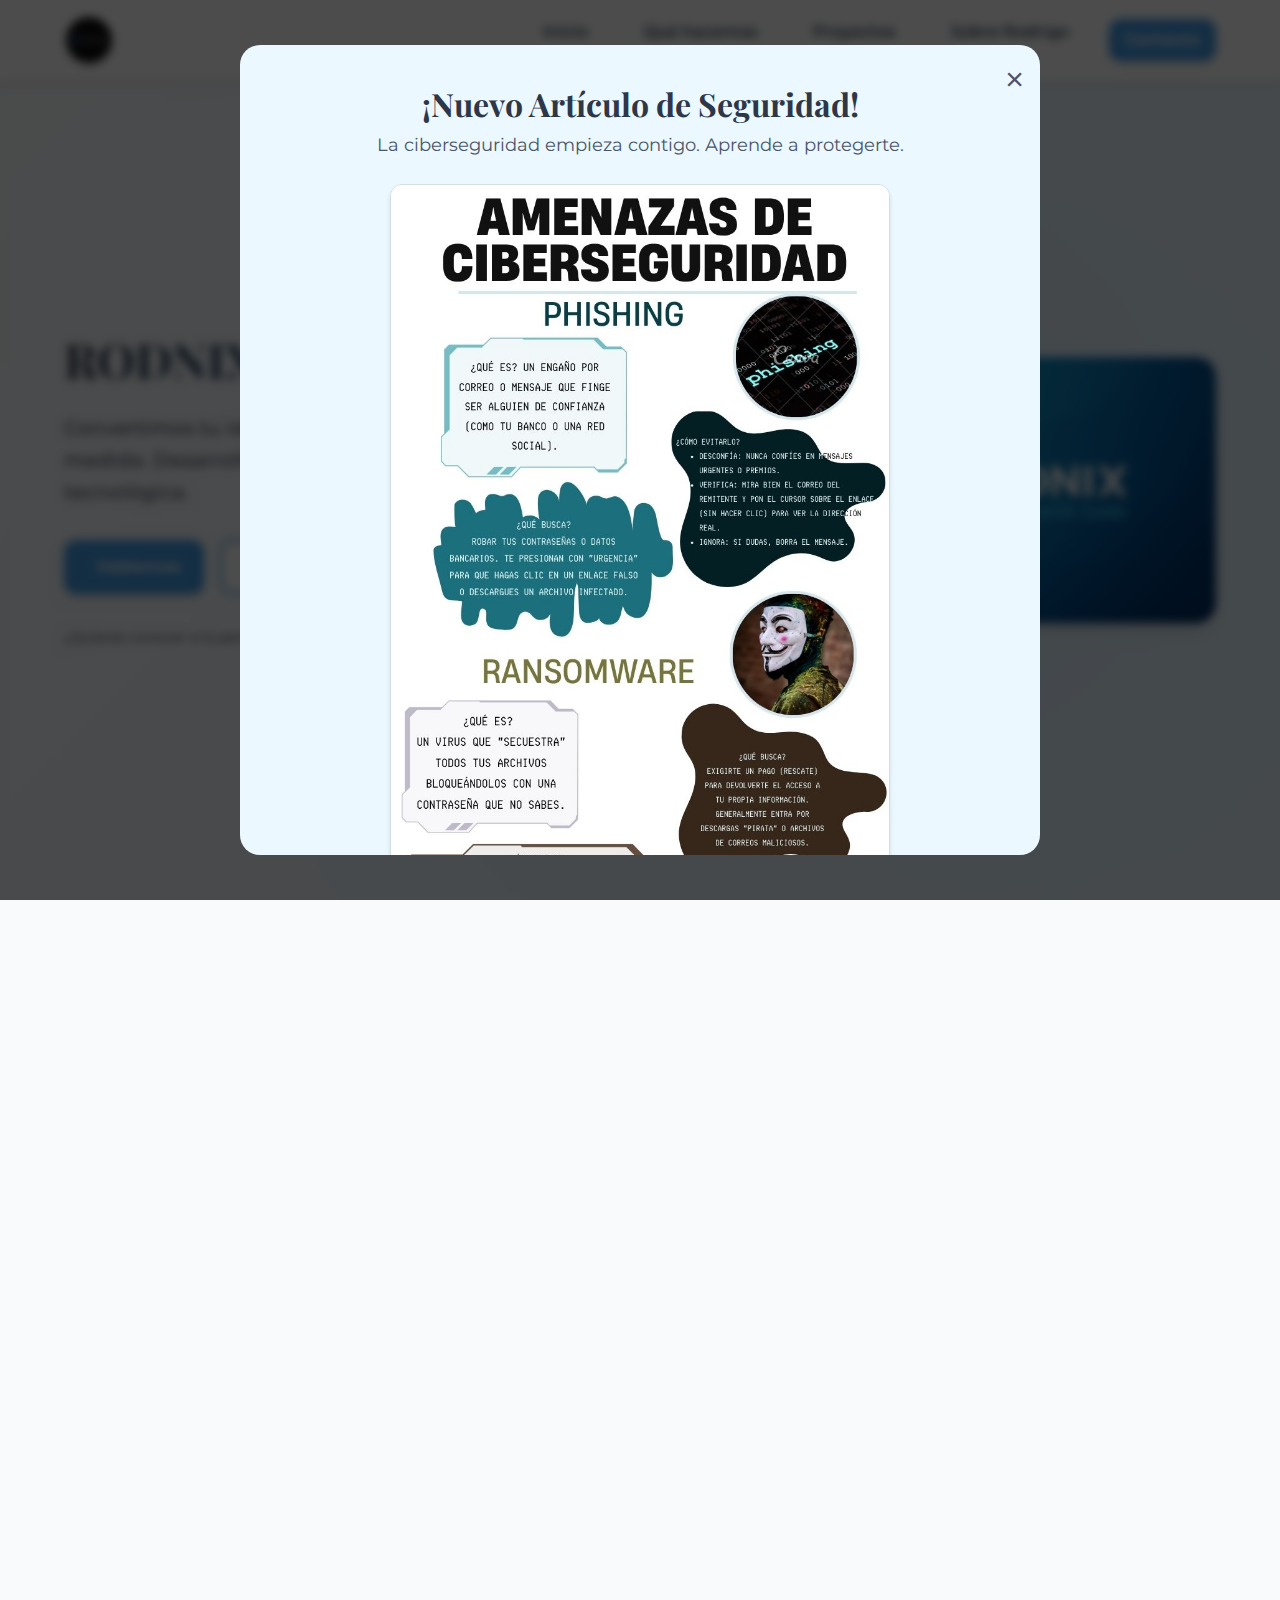
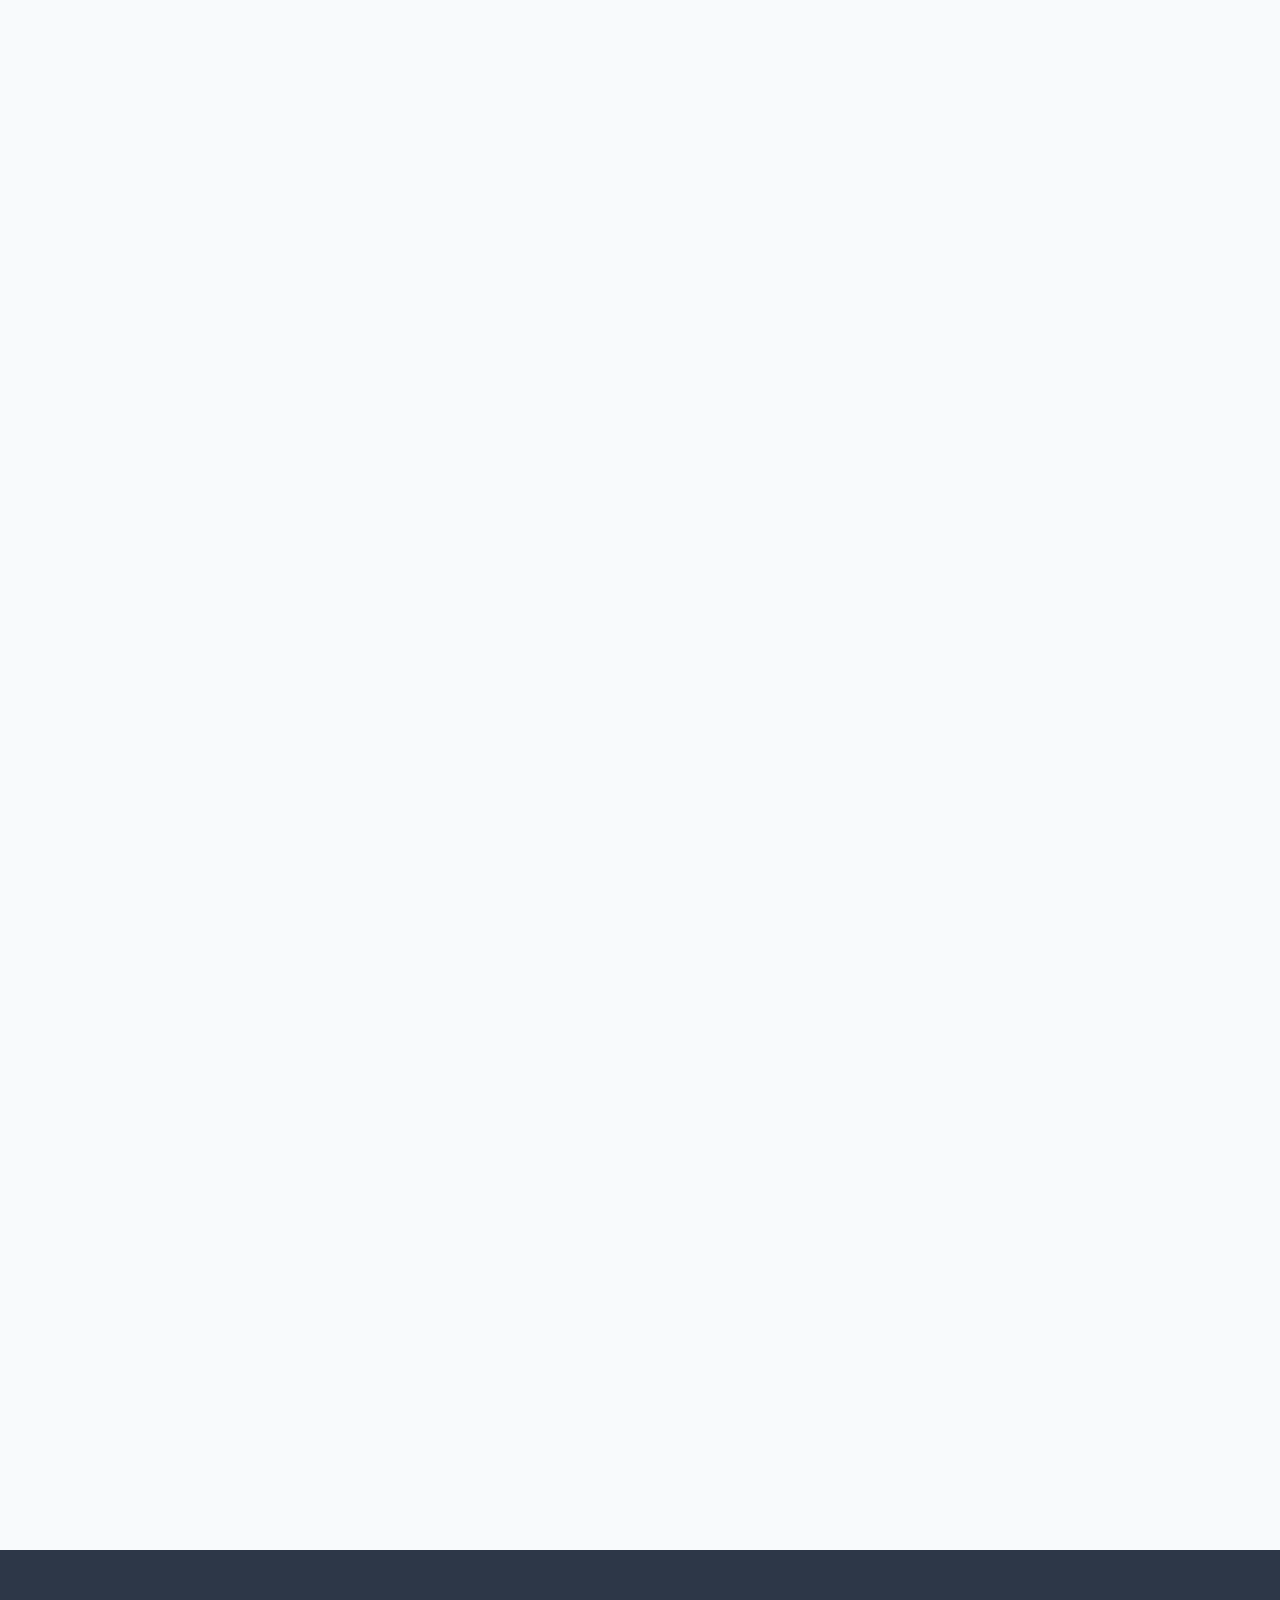
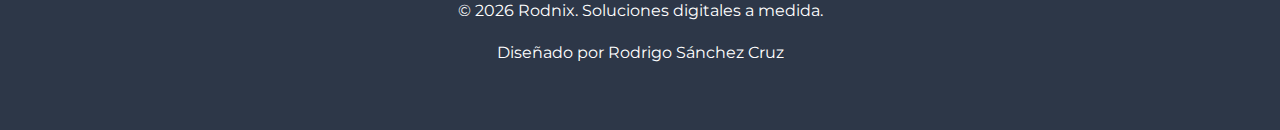
<file: gracias.html>
<!DOCTYPE html>
<html lang="es">
<head>
    <meta charset="UTF-8">
    <meta name="viewport" content="width=device-width, initial-scale=1.0">
    <title>¡Gracias! - Rodnix</title>
    <style>
        body {
            font-family: 'Arial', sans-serif;
            background: linear-gradient(135deg, #f5f7fa 0%, #c3cfe2 100%);
            height: 100vh;
            margin: 0;
            display: flex;
            align-items: center;
            justify-content: center;
        }
        .gracias-container {
            background: white;
            padding: 40px;
            border-radius: 15px;
            box-shadow: 0 10px 30px rgba(0,0,0,0.1);
            text-align: center;
            max-width: 600px;
            margin: 20px;
        }
        h1 {
            color: #2c3e50;
            margin-bottom: 20px;
            font-size: 2.5em;
        }
        p {
            color: #666;
            line-height: 1.6;
            margin-bottom: 15px;
        }
        .icon {
            font-size: 60px;
            color: #27ae60;
            margin-bottom: 20px;
        }
        .btn-home {
            display: inline-block;
            padding: 12px 30px;
            background-color: #3498db;
            color: white;
            text-decoration: none;
            border-radius: 25px;
            margin-top: 20px;
            transition: all 0.3s ease;
        }
        .btn-home:hover {
            background-color: #2980b9;
            transform: translateY(-2px);
        }
    </style>
</head>
<script>
  const acceso = localStorage.getItem("formularioEnviado");
  if (acceso !== "true") {
    window.location.href = "index.html"; // o "/" si estás en raíz
  } else {
    localStorage.removeItem("formularioEnviado");
  }
</script>
<body>
    <div class="gracias-container">
        <div class="icon">✓</div>
        <h1>¡Gracias por contactar con Rodnix! Nos excita tu interes JAJA</h1>
        <p>Hemos recibido tu mensaje correctamente. Nos pondremos en contacto contigo lo antes posible.</p>
        <p>Tu opinión es muy importante para nosotros y nos ayuda a mejorar nuestros servicios día a día.</p>
        <p>Mientras tanto, no dudes en explorar más sobre nuestros servicios y productos.</p>
        <a href="index.html" class="btn-home">Volver al inicio</a>
    </div>
    <script>
  // ❌ Bloquear clic derecho
  document.addEventListener('contextmenu', function (e) {
    e.preventDefault();
  });

  // ❌ Bloquear teclas comunes de inspección
  document.onkeydown = function (e) {
    if (
      e.key === "F12" ||
      (e.ctrlKey && e.shiftKey && e.key === "I") ||
      (e.ctrlKey && e.shiftKey && e.key === "J") ||
      (e.ctrlKey && e.key === "U") ||
      (e.ctrlKey && e.shiftKey && e.key === "C")
    ) {
      return false;
    }
  };
</script>
</body>
</html>
</file>
<file: styles.css>
:root {
  --primary: #2d3748;
  --primary-light: #4a5568;
  --accent: #4299e1;
  --accent-dark: #2b6cb0;
  --accent-light: #ebf8ff;
  --bg: #f8fafc;
  --glass: rgba(255, 255, 255, 0.95);
  --shadow: 0 4px 6px -1px rgba(0, 0, 0, 0.1), 0 2px 4px -1px rgba(0, 0, 0, 0.06);
  --shadow-lg: 0 10px 15px -3px rgba(0, 0, 0, 0.1), 0 4px 6px -2px rgba(0, 0, 0, 0.05);
  --radius: 12px;
  --radius-lg: 20px;
  --font-main: 'Montserrat', -apple-system, BlinkMacSystemFont, sans-serif;
  --font-title: 'Playfair Display', serif;
  --transition: all 0.3s cubic-bezier(0.4, 0, 0.2, 1);
}

/* Reset y estilos base */
* {
  margin: 0;
  padding: 0;
  box-sizing: border-box;
}

html {
  scroll-behavior: smooth;
  font-size: 16px;
}

body {
  font-family: var(--font-main);
  line-height: 1.6;
  color: var(--primary);
  background-color: var(--bg);
  overflow-x: hidden;
}

h1, h2, h3, h4 {
  font-family: var(--font-title);
  line-height: 1.2;
  font-weight: 700;
}

img {
  max-width: 100%;
  height: auto;
  display: block;
}

a {
  color: inherit;
  text-decoration: none;
  transition: var(--transition);
}

ul {
  list-style: none;
}

.container {
  width: 100%;
  max-width: 1200px;
  margin: 0 auto;
  padding: 0 1.5rem;
}

/* Botones */
.btn {
  display: inline-flex;
  align-items: center;
  justify-content: center;
  padding: 0.75rem 1.5rem;
  border-radius: var(--radius);
  font-weight: 600;
  font-size: 1rem;
  cursor: pointer;
  transition: var(--transition);
  border: none;
  gap: 0.5rem;
}

.btn-primary {
  background-color: var(--accent);
  color: white;
  box-shadow: var(--shadow);
}

.btn-primary:hover {
  background-color: var(--accent-dark);
  transform: translateY(-2px);
  box-shadow: var(--shadow-lg);
}

.btn-secondary {
  background-color: white;
  color: var(--accent);
  border: 2px solid var(--accent);
}

.btn-secondary:hover {
  background-color: var(--accent-light);
  transform: translateY(-2px);
}

.btn-outline {
  background: transparent;
  color: var(--accent);
  border: 2px solid var(--accent);
}

.btn-outline:hover {
  background-color: var(--accent);
  color: white;
}

/* Header */
.header {
  position: fixed;
  top: 0;
  left: 0;
  width: 100%;
  z-index: 1000;
  background-color: var(--glass);
  backdrop-filter: blur(10px);
  box-shadow: var(--shadow);
  border-bottom: 1px solid rgba(255, 255, 255, 0.8);
}

.navbar {
  display: flex;
  align-items: center;
  justify-content: space-between;
  height: 80px;
  padding: 0 1.5rem;
}

.logo img {
  width: 50px;
  height: 50px;
  border-radius: 50%;
  object-fit: cover;
  border: 2px solid white;
  box-shadow: var(--shadow);
}

.menu-toggle {
  display: none;
  background: none;
  border: none;
  font-size: 1.5rem;
  color: var(--primary);
  cursor: pointer;
  z-index: 1001;
}

.nav-links {
  display: flex;
  gap: 1.5rem;
}

.nav-link {
  font-weight: 600;
  padding: 0.5rem 1rem;
  border-radius: var(--radius);
  position: relative;
}

.nav-link::after {
  content: '';
  position: absolute;
  bottom: 0;
  left: 50%;
  transform: translateX(-50%);
  width: 0;
  height: 2px;
  background-color: var(--accent);
  transition: var(--transition);
}

.nav-link:hover::after,
.nav-link.active::after {
  width: 100%;
}

.nav-link.active {
  color: var(--accent);
}

/* Hero Section */
.hero {
  min-height: 100vh;
  display: flex;
  align-items: center;
  padding-top: 80px;
  background: linear-gradient(135deg, #f8fafc 0%, #ebf8ff 100%);
  position: relative;
  overflow: hidden;
}

.hero::before {
  content: '';
  position: absolute;
  top: -50%;
  right: -20%;
  width: 100%;
  height: 200%;
  background: radial-gradient(circle, rgba(66, 153, 225, 0.1) 0%, rgba(66, 153, 225, 0) 70%);
  z-index: 0;
}

.hero-container {
  display: flex;
  align-items: center;
  justify-content: space-between;
  gap: 3rem;
  position: relative;
  z-index: 1;
}

.hero-content {
  flex: 1;
  max-width: 600px;
}

.hero-title {
  font-size: 3rem;
  margin-bottom: 1.5rem;
  background: linear-gradient(to right, var(--primary), var(--accent-dark));
  -webkit-background-clip: text;
  background-clip: text;
  color: transparent;
}

.hero-title .greeting {
  display: block;
  font-size: 1.25rem;
  font-family: var(--font-main);
  font-weight: 600;
  color: var(--accent);
  margin-bottom: 0.5rem;
}

.hero-subtitle {
  font-size: 1.25rem;
  color: var(--primary-light);
  margin-bottom: 2rem;
  font-weight: 500;
}

.hero-cta {
  display: flex;
  gap: 1rem;
  margin-bottom: 2rem;
}

.hero-image {
  flex: 1;
  max-width: 400px;
  position: relative;
}

.hero-image img {
  border-radius: var(--radius-lg);
  box-shadow: var(--shadow-lg);
  position: relative;
  z-index: 1;
  animation: float 4s ease-in-out infinite; /* Animación de flote */
}

.profile-img {
  border-radius: var(--radius-lg);
  box-shadow: var(--shadow-lg);
  transition: var(--transition);
  position: relative;
  z-index: 1;
}

.profile-img:hover {
  transform: scale(1.02);
}

.scroll-down {
  position: absolute;
  bottom: 2rem;
  left: 50%;
  transform: translateX(-50%);
  color: var(--accent);
  font-size: 1.5rem;
  animation: bounce 2s infinite;
}

@keyframes bounce {
  0%, 100% { transform: translateY(0) translateX(-50%); }
  50% { transform: translateY(-10px) translateX(-50%); }
}

/* Secciones */
.section {
  padding: 5rem 0;
}

.section-header {
  text-align: center;
  margin-bottom: 3rem;
}

.section-title {
  font-size: 2.5rem;
  margin-bottom: 1rem;
  color: var(--primary);
  position: relative;
  display: inline-block;
}

.section-title::after {
  content: '';
  position: absolute;
  bottom: -10px;
  left: 50%;
  transform: translateX(-50%);
  width: 80px;
  height: 4px;
  background: linear-gradient(to right, var(--accent), var(--accent-dark));
  border-radius: 2px;
}

.section-subtitle {
  font-size: 1.125rem;
  color: var(--primary-light);
  max-width: 600px;
  margin: 0 auto;
}

/* About Section / Contact Cards */
.about-content {
  background-color: var(--glass);
  border-radius: var(--radius-lg);
  padding: 3rem;
  box-shadow: var(--shadow);
  backdrop-filter: blur(10px);
  border: 1px solid rgba(255, 255, 255, 0.8);
  height: 100%; /* Para igualar alturas */
}

.about-content h3 {
  font-size: 1.5rem;
  color: var(--accent-dark);
  margin-bottom: 1.5rem;
}

.about-content p {
  margin-bottom: 1.5rem;
  font-size: 1.1rem;
  line-height: 1.7;
}

.about-text h3 {
  font-size: 1.5rem;
  color: var(--accent-dark);
  margin-bottom: 1.5rem;
}

.about-text p {
  margin-bottom: 1.5rem;
  font-size: 1.1rem;
  line-height: 1.7;
}

.skills {
  margin: 2rem 0;
}

.skills h4 {
  font-size: 1.25rem;
  margin-bottom: 1rem;
  color: var(--primary);
  font-family: var(--font-main);
}

.skills-list {
  display: flex;
  flex-wrap: wrap;
  gap: 0.5rem;
}

.skill-tag {
  background-color: var(--accent-light);
  color: var(--accent-dark);
  padding: 0.5rem 1rem;
  border-radius: 20px;
  font-size: 0.875rem;
  font-weight: 600;
  transition: var(--transition);
}

.skill-tag:hover {
  background-color: var(--accent);
  color: white;
}

.facts {
  margin: 2rem 0;
}

.facts h4 {
  font-size: 1.25rem;
  margin-bottom: 1rem;
  color: var(--primary);
  font-family: var(--font-main);
}

.facts ul {
  padding-left: 1.5rem;
}

.facts li {
  margin-bottom: 0.5rem;
  position: relative;
}

.facts li::before {
  content: '•';
  color: var(--accent);
  font-weight: bold;
  position: absolute;
  left: -1.25rem;
}

.cv-actions {
  display: flex;
  gap: 1rem;
  margin-top: 2rem;
}

/* Projects Section */
.projects-grid {
  display: grid;
  grid-template-columns: repeat(auto-fill, minmax(300px, 1fr));
  gap: 2rem;
}

.project-card {
  background-color: white;
  border-radius: var(--radius);
  overflow: hidden;
  box-shadow: var(--shadow);
  transition: var(--transition);
  border: 1px solid rgba(0, 0, 0, 0.1);
  display: flex; 
  flex-direction: column;
}

.project-card:hover {
  transform: translateY(-8px) scale(1.02); /* Efecto hover mejorado */
  box-shadow: var(--shadow-lg);
}

.project-card img {
  width: 100%;
  height: 200px;
  object-fit: cover;
}

.project-info {
  padding: 1.5rem;
  flex-grow: 1; /* Empuja el contenido hacia abajo */
  display: flex;
  flex-direction: column;
}

.project-info h3 {
  font-size: 1.25rem;
  margin-bottom: 0.5rem;
  color: var(--primary);
}

.project-info p {
  color: var(--primary-light);
  font-size: 0.95rem;
  margin-bottom: 1rem; /* Añadido para espaciado */
}

.project-tags {
  margin-top: auto; /* Empuja los tags al fondo */
  padding-top: 1rem;
}

.tag {
  background-color: var(--accent-light);
  color: var(--accent-dark);
  padding: 0.4rem 0.8rem;
  border-radius: 20px;
  font-size: 0.875rem;
  font-weight: 600;
  display: inline-block;
  margin-top: 0.5rem;
  margin-right: 0.5rem;
}

/* Estilos para iconos de servicios (Añadido) */
.service-icon {
  font-size: 2.5rem;
  color: var(--accent);
  margin-bottom: 1rem;
}

.services-grid .project-card {
  text-align: center;
}

/* Contact Section */
.contact-content {
  display: flex;
  gap: 2rem;
  flex-wrap: wrap;
  align-items: stretch; 
}

.contact-item {
  flex: 1; 
  min-width: 300px;
  display: flex; 
}

.contact-item .about-content {
  width: 100%;
}

.contact-form {
  background-color: var(--glass);
  border-radius: var(--radius-lg);
  padding: 2rem;
  box-shadow: var(--shadow);
  backdrop-filter: blur(10px);
  border: 1px solid rgba(255, 255, 255, 0.8);
}

.form-group {
  margin-bottom: 1.5rem;
  position: relative;
}

.form-group input,
.form-group textarea {
  width: 100%;
  padding: 1rem;
  border: 1px solid #e2e8f0;
  border-radius: var(--radius);
  font-family: var(--font-main);
  font-size: 1rem;
  transition: var(--transition);
  background-color: rgba(255, 255, 255, 0.8);
}

.form-group input:focus,
.form-group textarea:focus {
  outline: none;
  border-color: var(--accent);
  box-shadow: 0 0 0 3px rgba(66, 153, 225, 0.2);
}

.form-group label {
  position: absolute;
  top: 1rem;
  left: 1rem;
  color: var(--primary-light);
  transition: var(--transition);
  pointer-events: none;
  background-color: rgba(255, 255, 255, 0.8);
  padding: 0 0.5rem;
}

.form-group input:focus + label,
.form-group input:not(:placeholder-shown) + label,
.form-group textarea:focus + label,
.form-group textarea:not(:placeholder-shown) + label {
  top: -0.5rem;
  left: 0.8rem;
  font-size: 0.75rem;
  color: var(--accent);
}

.contact-info {
  background-color: var(--glass);
  border-radius: var(--radius-lg);
  padding: 2rem;
  box-shadow: var(--shadow);
  backdrop-filter: blur(10px);
  border: 1px solid rgba(255, 255, 255, 0.8);
}

.contact-info h3 {
  font-size: 1.5rem;
  margin-bottom: 1.5rem;
  color: var(--primary);
}

.contact-details {
  margin-bottom: 2rem;
}

.contact-details li {
  display: flex;
  align-items: center;
  gap: 1rem;
  margin-bottom: 1rem;
}

.contact-details i {
  color: var(--accent);
  font-size: 1.25rem;
  width: 30px;
  text-align: center;
}

.social-links {
  margin-top: 1.5rem;
}

.social-title {
  font-size: 1.1rem;
  color: var(--primary);
  margin-bottom: 1rem;
  font-weight: 600;
  font-family: var(--font-main); /* Coherencia de fuente */
}

.social-list {
  list-style: none;
  padding: 0;
  margin: 0;
}

.social-item {
  margin-bottom: 0.8rem;
}

.social-link {
  display: flex;
  align-items: center;
  text-decoration: none;
  color: var(--primary);
  transition: var(--transition);
  padding: 0.5rem;
  border-radius: var(--radius);
}

.social-link:hover {
  background-color: rgba(53, 118, 186, 0.1);
  transform: translateX(5px);
}

.social-icon {
  font-size: 1.3rem;
  width: 30px;
  text-align: center;
  margin-right: 1rem;
  color: var(--accent);
}

.social-name {
  font-size: 1rem;
  font-weight: 500;
}

/* Colores específicos para hover */
.social-link:hover .social-icon.github { color: #333; }
.social-link:hover .social-icon.linkedin-in { color: #0a66c2; }
.social-link:hover .social-icon.instagram { color: #e1306c; }
.social-link:hover .social-icon.facebook { color: #1877f2; }
.social-link:hover .social-icon.whatsapp { color: #25d366; }

/* Versión móvil */
@media (max-width: 768px) {
  .social-link {
    padding: 0.5rem 0.3rem;
  }
  
  .social-icon {
    font-size: 1.2rem;
    margin-right: 0.8rem;
  }
}
/* Footer */
.footer {
  background-color: var(--primary);
  color: white;
  padding: 3rem 0;
  text-align: center;
}

.footer-content p {
  margin-bottom: 1rem;
}

/* Modal */
.modal-glass {
  position: fixed;
  top: 0;
  left: 0;
  width: 100%;
  height: 100%;
  background-color: rgba(0, 0, 0, 0.7);
  backdrop-filter: blur(5px);
  display: flex;
  align-items: center;
  justify-content: center;
  z-index: 9999;
  opacity: 0;
  pointer-events: none;
  transition: opacity 0.3s ease;
}

.modal-glass.active {
  opacity: 1;
  pointer-events: all;
}

.modal-content-glass {
  background-color: white;
  border-radius: var(--radius-lg);
  width: 90%;
  max-width: 800px;
  max-height: 90vh;
  overflow: hidden;
  position: relative;
  transform: translateY(20px);
  transition: transform 0.3s ease;
}

.modal-glass.active .modal-content-glass {
  transform: translateY(0);
}

.close {
  position: absolute;
  top: 1rem;
  right: 1rem;
  font-size: 2rem;
  color: var(--primary-light);
  background: none;
  border: none;
  cursor: pointer;
  z-index: 10;
  transition: var(--transition);
}

.close:hover {
  color: var(--accent);
}

.modal-content-glass iframe {
  width: 100%;
  height: 80vh;
  border: none;
}

/* Responsive */
@media (max-width: 1024px) {
  .hero-title {
    font-size: 2.5rem;
  }
}

@media (max-width: 768px) {
  .menu-toggle {
    display: block;
  }
  
  .nav-links {
    position: fixed;
    top: 80px;
    left: 0;
    width: 100%;
    background-color: var(--glass);
    backdrop-filter: blur(10px);
    flex-direction: column;
    padding: 2rem;
    gap: 1rem;
    transform: translateY(-100%);
    opacity: 0;
    transition: transform 0.3s ease, opacity 0.3s ease;
    box-shadow: var(--shadow);
    border-bottom: 1px solid rgba(255, 255, 255, 0.8);
  }
  
  .nav-links.active {
    transform: translateY(0);
    opacity: 1;
  }
  
  .hero-container {
    flex-direction: column;
    text-align: center;
  }
  
  .hero-cta {
    justify-content: center;
  }
  
  .hero-image {
    margin-top: 2rem;
  }
  
  .section-title {
    font-size: 2rem;
  }
}

@media (max-width: 480px) {
  .hero-title {
    font-size: 2rem;
  }
  
  .hero-subtitle {
    font-size: 1rem;
  }
  
  .hero-cta {
    flex-direction: column;
  }
  
  .section {
    padding: 3rem 0;
  }
  
  .about-content,
  .contact-form,
  .contact-info {
    padding: 1.5rem;
  }
  
  .projects-grid {
    grid-template-columns: 1fr;
  }
}

/* Animaciones */

/* Animación de flote (Añadida) */
@keyframes float {
  0%, 100% {
    transform: translateY(0);
  }
  50% {
    transform: translateY(-12px);
  }
}

/* Animación de aparición (Añadida) */
.animate-on-scroll {
  opacity: 0;
  transform: translateY(30px);
  transition: opacity 0.6s ease-out, transform 0.6s ease-out;
}

.animate-on-scroll.is-visible {
  opacity: 1;
  transform: translateY(0);
}

@keyframes fadeIn {
  from { opacity: 0; transform: translateY(20px); }
  to { opacity: 1; transform: translateY(0); }
}

.fade-in {
  animation: fadeIn 0.6s ease forwards;
}

.delay-1 { animation-delay: 0.2s; }
.delay-2 { animation-delay: 0.4s; }
.delay-3 { animation-delay: 0.6s; }

/* Estados del formulario */
.form-response {
  margin-top: 1.5rem;
  padding: 1rem;
  border-radius: var(--radius);
  text-align: center;
  font-weight: 500;
  transition: all 0.3s ease;
}

.form-response.loading {
  background-color: rgba(13, 110, 253, 0.1);
  color: var(--accent);
  border: 1px solid var(--accent);
}

.form-response.success {
  background-color: rgba(25, 135, 84, 0.1);
  color: #28a745;
  border: 1px solid #28a745;
}

.form-response.warning {
  background-color: rgba(255, 193, 7, 0.1);
  color: #ffc107;
  border: 1px solid #ffc107;
}

.form-response.error {
  background-color: rgba(220, 53, 69, 0.1);
  color: #dc3545;
  border: 1px solid #dc3545;
}
/* --- Estilos Adicionales para el Modal Pop-up --- */

/* Ajusta el modal para contenido general, no solo iframes */
.modal-content-glass {
  padding: 2.5rem;
  max-height: 90vh;
  overflow-y: auto;
  text-align: center;
  background-color: var(--accent-light); /* <-- AÑADIDO: Color azul claro */
}
/* Estilo para el título dentro del modal */
.modal-title {
  font-family: var(--font-title);
  font-size: 2rem;
  color: var(--primary);
  margin-bottom: 0.5rem;
}

/* Estilo para el texto/subtítulo del modal */
.modal-text {
  font-size: 1.1rem;
  color: var(--primary-light);
  margin-bottom: 1.5rem;
}

/* Estilo para la imagen de la infografía en el modal */
.modal-image {
  width: 100%;
  max-width: 500px;
  height: auto;
  border-radius: var(--radius);
  box-shadow: var(--shadow);
  /* MODIFICADO: Se añaden márgenes 'auto' para centrar la imagen */
  margin: 1rem auto 2rem auto; 
  border: 1px solid rgba(0,0,0,0.1);
}

/* Ajusta la posición del botón de cerrar con el nuevo padding */
.modal-content-glass .close {
  top: 1rem;
  right: 1rem;
}
</file>
